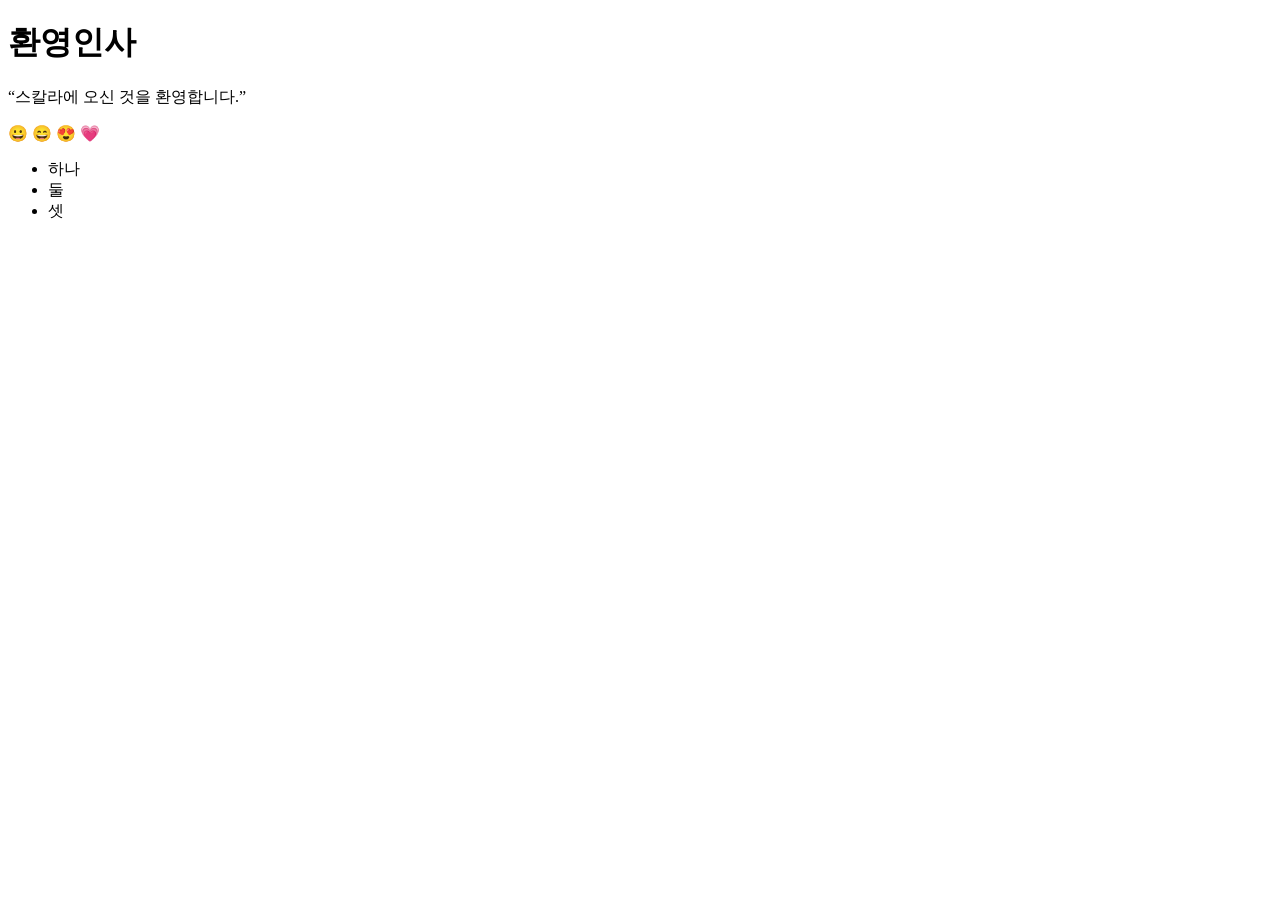
<file: index.html>
<!DOCTYPE html>
<html lang="en">
<head>
    <meta charset="UTF-8">
    <meta name="viewport" content="width=device-width, initial-scale=1.0">
    <title>[과제]Project 구성과 index.html 생성</title>
</head>
<body>
    <h1>환영인사</h1>
    <p>“스칼라에 오신 것을 환영합니다.”</p>
    <p>&#128512; &#128516; &#128525; &#128151;</p>
    <ul>
        <li>하나</li>
        <li>둘</li>
        <li>셋</li>
    </ul>
</body>
</html>
</file>
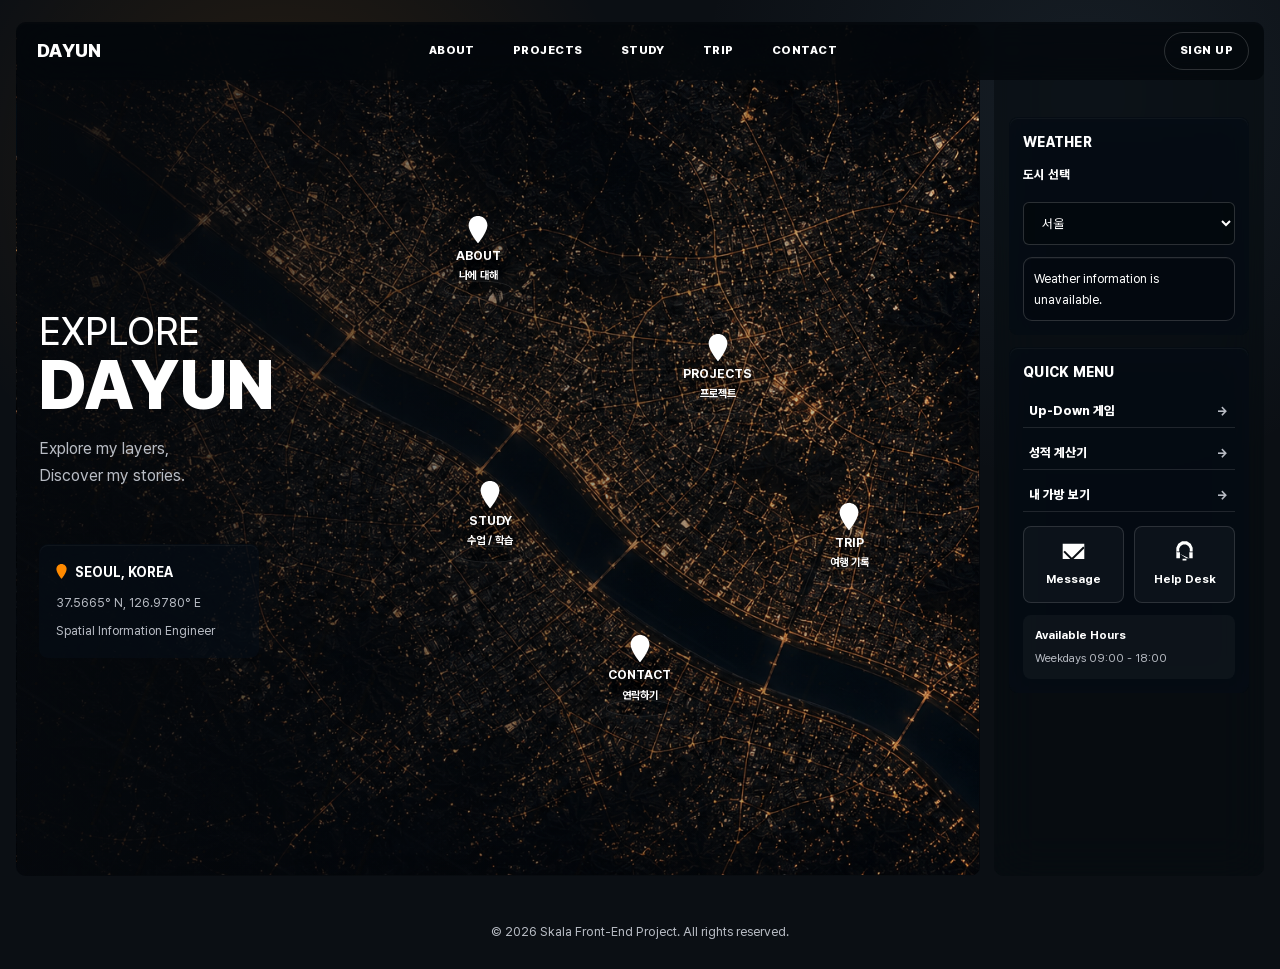
<file: html/index.html>
<!DOCTYPE html>
<html lang="ko">
<head>
    <meta charset="UTF-8">
    <meta name="viewport" content="width=device-width, initial-scale=1.0">
    <link rel="stylesheet" href="../css/style.css?v=responsive-4step-20260716">
    <script src="../script/upDown.js" defer></script>
    <script src="../script/grade.js" defer></script>
    <script src="../script/bag.js" defer></script>
    <script type="module" src="../script/realtimeInfo.js"></script>
    <script src="../script/navigation.js" defer></script>
    <title>Welcome SKALA | My Portal</title> <!-- 브라우저 타이틀 -->

</head>
<body class="home-page">

    <nav class="site-nav">
        <a href="index.html" class="brand" data-route>DAYUN</a>
        <button type="button" class="menu-toggle" aria-controls="primary-menu" aria-expanded="false">
            <span></span>
            <span></span>
            <span></span>
        </button>
        <div class="nav-center" id="primary-menu">
            <a href="myProfile.html" data-route>ABOUT</a>
            <a href="myHoliday.html" data-route>PROJECTS</a>
            <a href="myClass.html" data-route>STUDY</a>
            <a href="myTrip.html" data-route>TRIP</a>
            <a href="signUp.html" data-route>CONTACT</a>
        </div>
        <a href="signUp.html" class="signup-link" data-route>SIGN UP</a>
    </nav>

    <div class="portal-container explore-layout">
        <main class="explore-hero">
            <section class="hero-copy" aria-label="Explore DAYUN">
                <p class="kicker">EXPLORE</p>
                <h1>DAYUN</h1>
                <p class="welcome-text">Explore my layers,<br>Discover my stories.</p>
                <div class="location-card">
                    <strong>SEOUL, KOREA</strong>
                    <span>37.5665° N, 126.9780° E</span>
                    <small>Spatial Information Engineer</small>
                </div>
            </section>

            <section class="map-stage" aria-label="Navigation map">
                <a href="myProfile.html" class="map-pin pin-about" data-route>
                    <span class="pin-dot"></span>
                    <strong>ABOUT</strong>
                    <small>나에 대해</small>
                </a>
                <a href="myHoliday.html" class="map-pin pin-projects" data-route>
                    <span class="pin-dot"></span>
                    <strong>PROJECTS</strong>
                    <small>프로젝트</small>
                </a>
                <a href="myClass.html" class="map-pin pin-study" data-route>
                    <span class="pin-dot"></span>
                    <strong>STUDY</strong>
                    <small>수업 / 학습</small>
                </a>
                <a href="myTrip.html" class="map-pin pin-trip" data-route>
                    <span class="pin-dot"></span>
                    <strong>TRIP</strong>
                    <small>여행 기록</small>
                </a>
                <a href="signUp.html" class="map-pin pin-contact" data-route>
                    <span class="pin-dot"></span>
                    <strong>CONTACT</strong>
                    <small>연락하기</small>
                </a>
            </section>
        </main>

        <aside class="explore-panel">
            <section class="tool-section">
                <h2>WEATHER</h2>
                <label for="city-select">도시 선택</label>
                <select id="city-select">
                    <option value="seoul">서울</option>
                    <option value="busan">부산</option>
                    <option value="jeju">제주</option>
                    <option value="gwangju">광주</option>
                </select>
                <div id="weather-box" class="mini-box">도시를 선택하면 날씨 정보가 표시됩니다.</div>
            </section>

            <section class="tool-section">
                <h2>QUICK MENU</h2>
                <button type="button" id="startUpDown">Up-Down 게임</button>
                <button type="button" id="startGrade">성적 계산기</button>
                <button type="button" id="showBag">내 가방 보기</button>
                <div id="bag-box" class="mini-box"></div>
                <div class="support-actions">
                    <a href="signUp.html" class="support-link" data-route aria-label="Leave a message">
                        <span class="support-icon mail-icon"></span>
                        <span>Message</span>
                    </a>
                    <a href="#support-hours" class="support-link" aria-label="Customer center hours">
                        <span class="support-icon headset-icon"></span>
                        <span>Help Desk</span>
                    </a>
                </div>
                <div id="support-hours" class="support-hours">
                    <strong>Available Hours</strong>
                    <span>Weekdays 09:00 - 18:00</span>
                </div>
            </section>
        </aside>
    </div>

    <div class="route-overlay" id="routeOverlay" aria-hidden="true">
        <div class="radar">
            <span></span>
        </div>
        <p id="routeStatus">Locating...</p>
        <small>GPS 37.5665° N / 126.9780° E</small>
    </div>

    <!-- 푸터 영역 -->
    <footer>
        <p>© 2026 Skala Front-End Project. All rights reserved.</p>
    </footer>

</body>
</html>
</file>
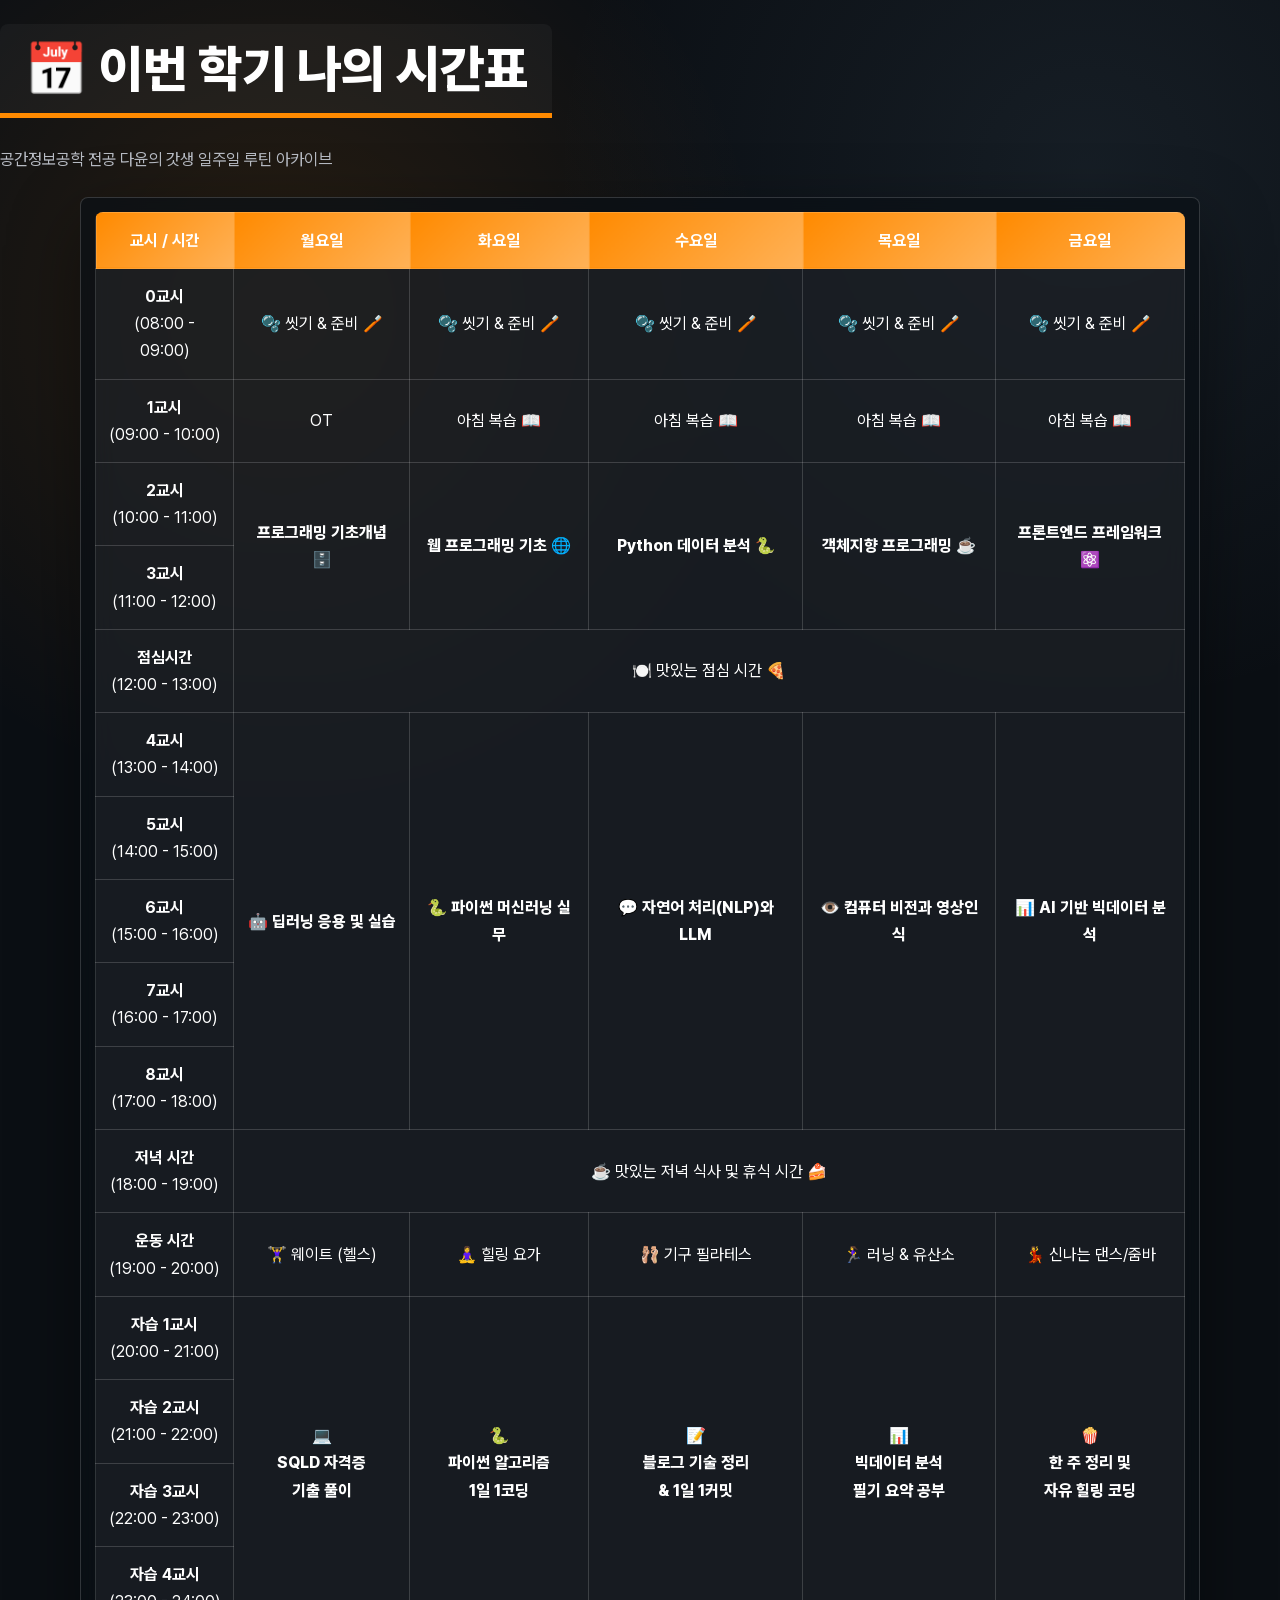
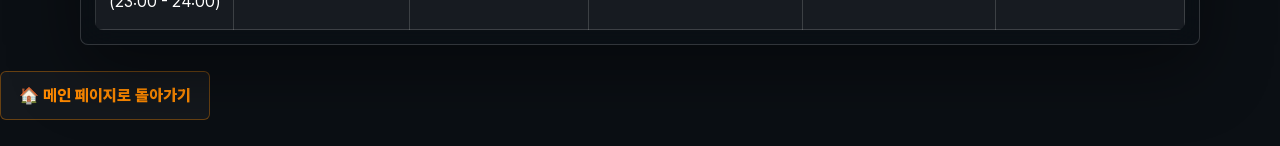
<file: html/myClass.html>
<!DOCTYPE html>
<html lang="ko">
<head>
    <meta charset="UTF-8">
    <meta name="viewport" content="width=device-width, initial-scale=1.0">
    <link rel="stylesheet" href="../css/style.css?v=responsive-4step-20260716">
    <title>이번 학기 시간표</title>
    
</head>
<body>

    <h1>📅 이번 학기 나의 시간표</h1>
    <p class="subtitle">공간정보공학 전공 다윤의 갓생 일주일 루틴 아카이브</p>

    <!-- 테이블 전체를 감싸는 세련된 컨테이너 -->
    <div class="table-container">
        <table>
            <thead>
                <tr>
                    <th>교시 / 시간</th>
                    <th>월요일</th>
                    <th>화요일</th>
                    <th>수요일</th>
                    <th>목요일</th>
                    <th>금요일</th>
                </tr>
            </thead>
            <tbody>
                <!-- 0교시 -->
                <tr>
                    <td class="time-col"><strong>0교시</strong><br>(08:00 - 09:00)</td>
                    <td class="routine-ready">🫧 씻기 & 준비 🪥</td>
                    <td class="routine-ready">🫧 씻기 & 준비 🪥</td>
                    <td class="routine-ready">🫧 씻기 & 준비 🪥</td>
                    <td class="routine-ready">🫧 씻기 & 준비 🪥</td>
                    <td class="routine-ready">🫧 씻기 & 준비 🪥</td>
                </tr>
                <!-- 1교시 -->
                <tr>
                    <td class="time-col"><strong>1교시</strong><br>(09:00 - 10:00)</td>
                    <td class="routine-review">OT</td>
                    <td class="routine-review">아침 복습 📖</td>
                    <td class="routine-review">아침 복습 📖</td>
                    <td class="routine-review">아침 복습 📖</td>
                    <td class="routine-review">아침 복습 📖</td>
                </tr>

                <!-- 2교시 & 3교시 (오전 전공 연강) -->
                <tr>
                    <td class="time-col"><strong>2교시</strong><br>(10:00 - 11:00)</td>
                    <td rowspan="2" class="class-pro">프로그래밍 기초개념 🗄️</td>
                    <td rowspan="2" class="class-web">웹 프로그래밍 기초 🌐</td>
                    <td rowspan="2" class="class-py">Python 데이터 분석 🐍</td>
                    <td rowspan="2" class="class-obj">객체지향 프로그래밍 ☕</td>
                    <td rowspan="2" class="class-front">프론트엔드 프레임워크 ⚛️</td>
                </tr>
                <tr>
                    <td class="time-col"><strong>3교시</strong><br>(11:00 - 12:00)</td>
                    <!-- rowspan="2" 병합으로 요일 칸 생략 -->
                </tr>

                <!-- 점심시간 -->
                <tr>
                    <td class="time-col"><strong>점심시간</strong><br>(12:00 - 13:00)</td>
                    <td colspan="5" class="lunch-break">🍽️ 맛있는 점심 시간 🍕</td>
                </tr>

                <!-- 4교시 ~ 8교시 (오후 AI 연강) -->
                <tr>
                    <td class="time-col"><strong>4교시</strong><br>(13:00 - 14:00)</td>
                    <td rowspan="5" class="ai-class">🤖 딥러닝 응용 및 실습</td>
                    <td rowspan="5" class="ai-class">🐍 파이썬 머신러닝 실무</td>
                    <td rowspan="5" class="ai-class">💬 자연어 처리(NLP)와 LLM</td>
                    <td rowspan="5" class="ai-class">👁️ 컴퓨터 비전과 영상인식</td>
                    <td rowspan="5" class="ai-class">📊 AI 기반 빅데이터 분석</td>
                </tr>
                <tr>
                    <td class="time-col"><strong>5교시</strong><br>(14:00 - 15:00)</td>
                </tr>
                <tr>
                    <td class="time-col"><strong>6교시</strong><br>(15:00 - 16:00)</td>
                </tr>
                <tr>
                    <td class="time-col"><strong>7교시</strong><br>(16:00 - 17:00)</td>
                </tr>
                <tr>
                    <td class="time-col"><strong>8교시</strong><br>(17:00 - 18:00)</td>
                </tr>

                <!-- 저녁 시간 -->
                <tr>
                    <td class="time-col"><strong>저녁 시간</strong><br>(18:00 - 19:00)</td>
                    <td colspan="5" class="dinner-break">☕ 맛있는 저녁 식사 및 휴식 시간 🍰</td>
                </tr>

                <!-- 운동 시간 -->
                <tr>
                    <td class="time-col"><strong>운동 시간</strong><br>(19:00 - 20:00)</td>
                    <td class="sport-1">🏋️‍♀️ 웨이트 (헬스)</td>
                    <td class="sport-2">🧘‍♀️ 힐링 요가</td>
                    <td class="sport-3">🩰 기구 필라테스</td>
                    <td class="sport-4">🏃‍♀️ 러닝 & 유산소</td>
                    <td class="sport-5">💃 신나는 댄스/줌바</td>
                </tr>

                <!-- 야간 자습 시간 -->
                <tr>
                    <td class="time-col"><strong>자습 1교시</strong><br>(20:00 - 21:00)</td>
                    <td rowspan="4" class="study-night">💻<br>SQLD 자격증<br>기출 풀이</td>
                    <td rowspan="4" class="study-night">🐍<br>파이썬 알고리즘<br>1일 1코딩</td>
                    <td rowspan="4" class="study-night">📝<br>블로그 기술 정리<br>& 1일 1커밋</td>
                    <td rowspan="4" class="study-night">📊<br>빅데이터 분석<br>필기 요약 공부</td>
                    <td rowspan="4" class="study-night">🍿<br>한 주 정리 및<br>자유 힐링 코딩</td>
                </tr>
                <tr>
                    <td class="time-col"><strong>자습 2교시</strong><br>(21:00 - 22:00)</td>
                </tr>
                <tr>
                    <td class="time-col"><strong>자습 3교시</strong><br>(22:00 - 23:00)</td>
                </tr>
                <tr>
                    <td class="time-col"><strong>자습 4교시</strong><br>(23:00 - 24:00)</td>
                </tr>
            </tbody>
        </table>
    </div>

    <!-- 메인 페이지로 쉽게 돌아갈 수 있는 링크 추가 -->
    <a href="index.html" class="back-btn">🏠 메인 페이지로 돌아가기</a>

</body>
</html>
</file>
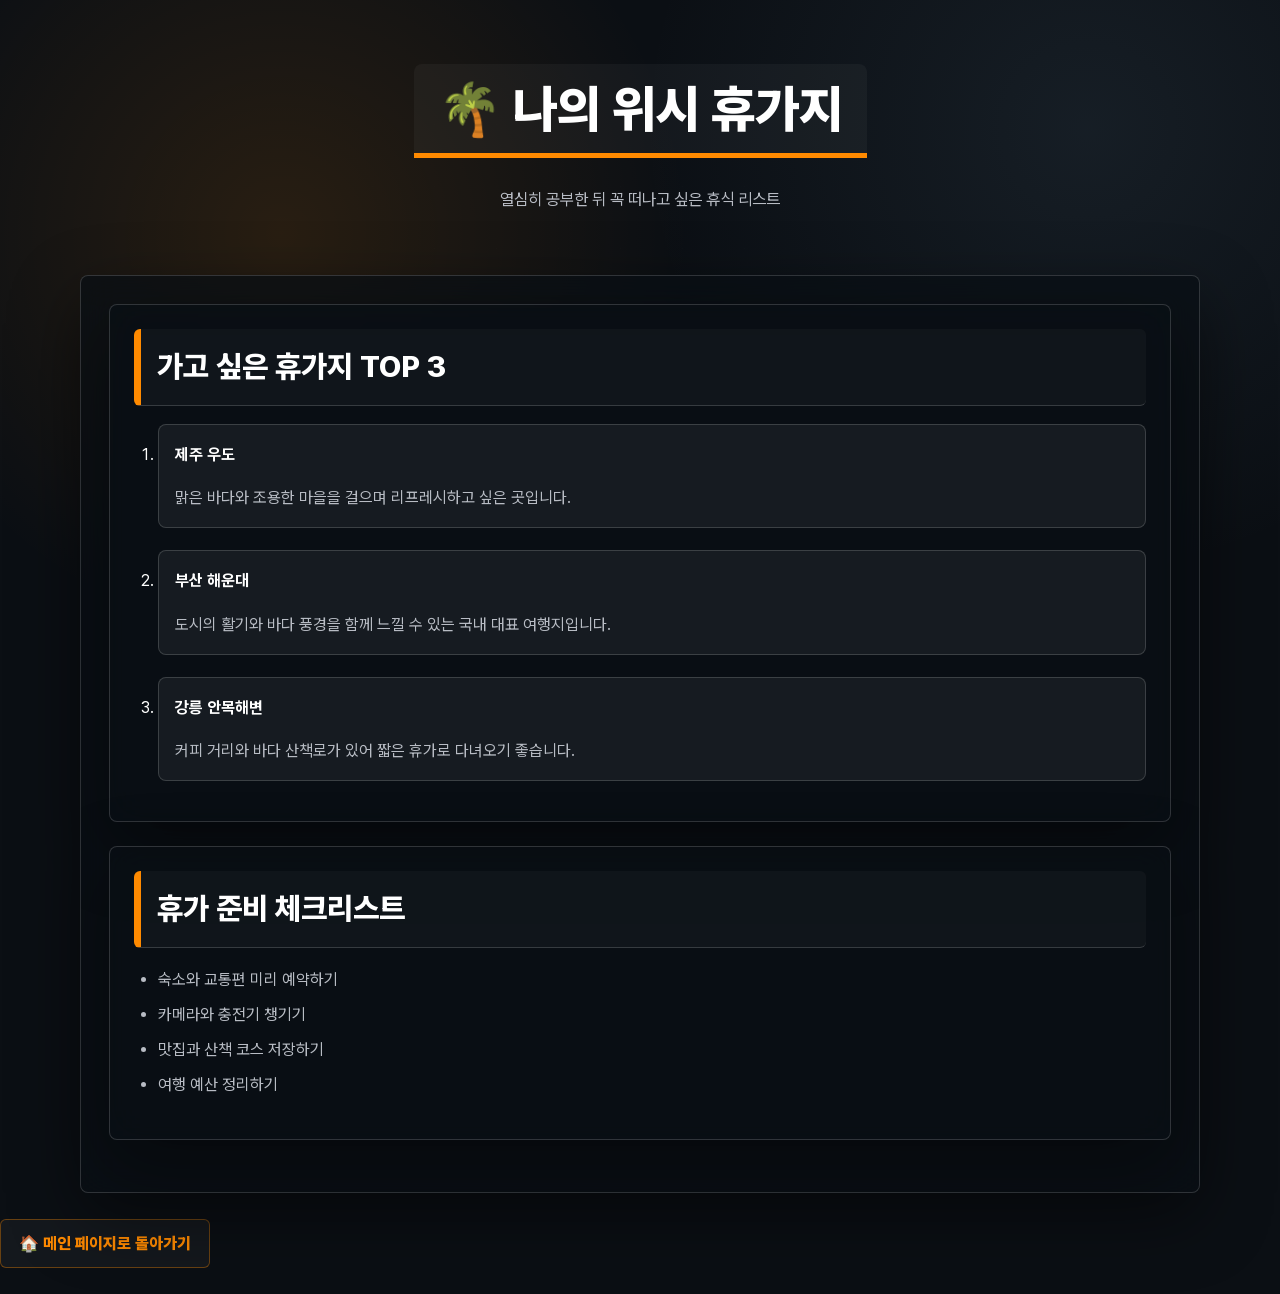
<file: html/myHoliday.html>
<!DOCTYPE html>
<html lang="ko">
<head>
    <meta charset="UTF-8">
    <meta name="viewport" content="width=device-width, initial-scale=1.0">
    <link rel="stylesheet" href="../css/style.css?v=responsive-4step-20260716">
    <title>위시 휴가지</title>
</head>
<body>

    <header>
        <h1>🌴 나의 위시 휴가지</h1>
        <p>열심히 공부한 뒤 꼭 떠나고 싶은 휴식 리스트</p>
    </header>

    <main>
        <section>
            <h2>가고 싶은 휴가지 TOP 3</h2>
            <ol class="holiday-list">
                <li>
                    <strong>제주 우도</strong>
                    <p>맑은 바다와 조용한 마을을 걸으며 리프레시하고 싶은 곳입니다.</p>
                </li>
                <li>
                    <strong>부산 해운대</strong>
                    <p>도시의 활기와 바다 풍경을 함께 느낄 수 있는 국내 대표 여행지입니다.</p>
                </li>
                <li>
                    <strong>강릉 안목해변</strong>
                    <p>커피 거리와 바다 산책로가 있어 짧은 휴가로 다녀오기 좋습니다.</p>
                </li>
            </ol>
        </section>

        <section>
            <h2>휴가 준비 체크리스트</h2>
            <ul class="info-list">
                <li>숙소와 교통편 미리 예약하기</li>
                <li>카메라와 충전기 챙기기</li>
                <li>맛집과 산책 코스 저장하기</li>
                <li>여행 예산 정리하기</li>
            </ul>
        </section>
    </main>

    <a href="index.html" class="back-btn">🏠 메인 페이지로 돌아가기</a>

</body>
</html>
</file>
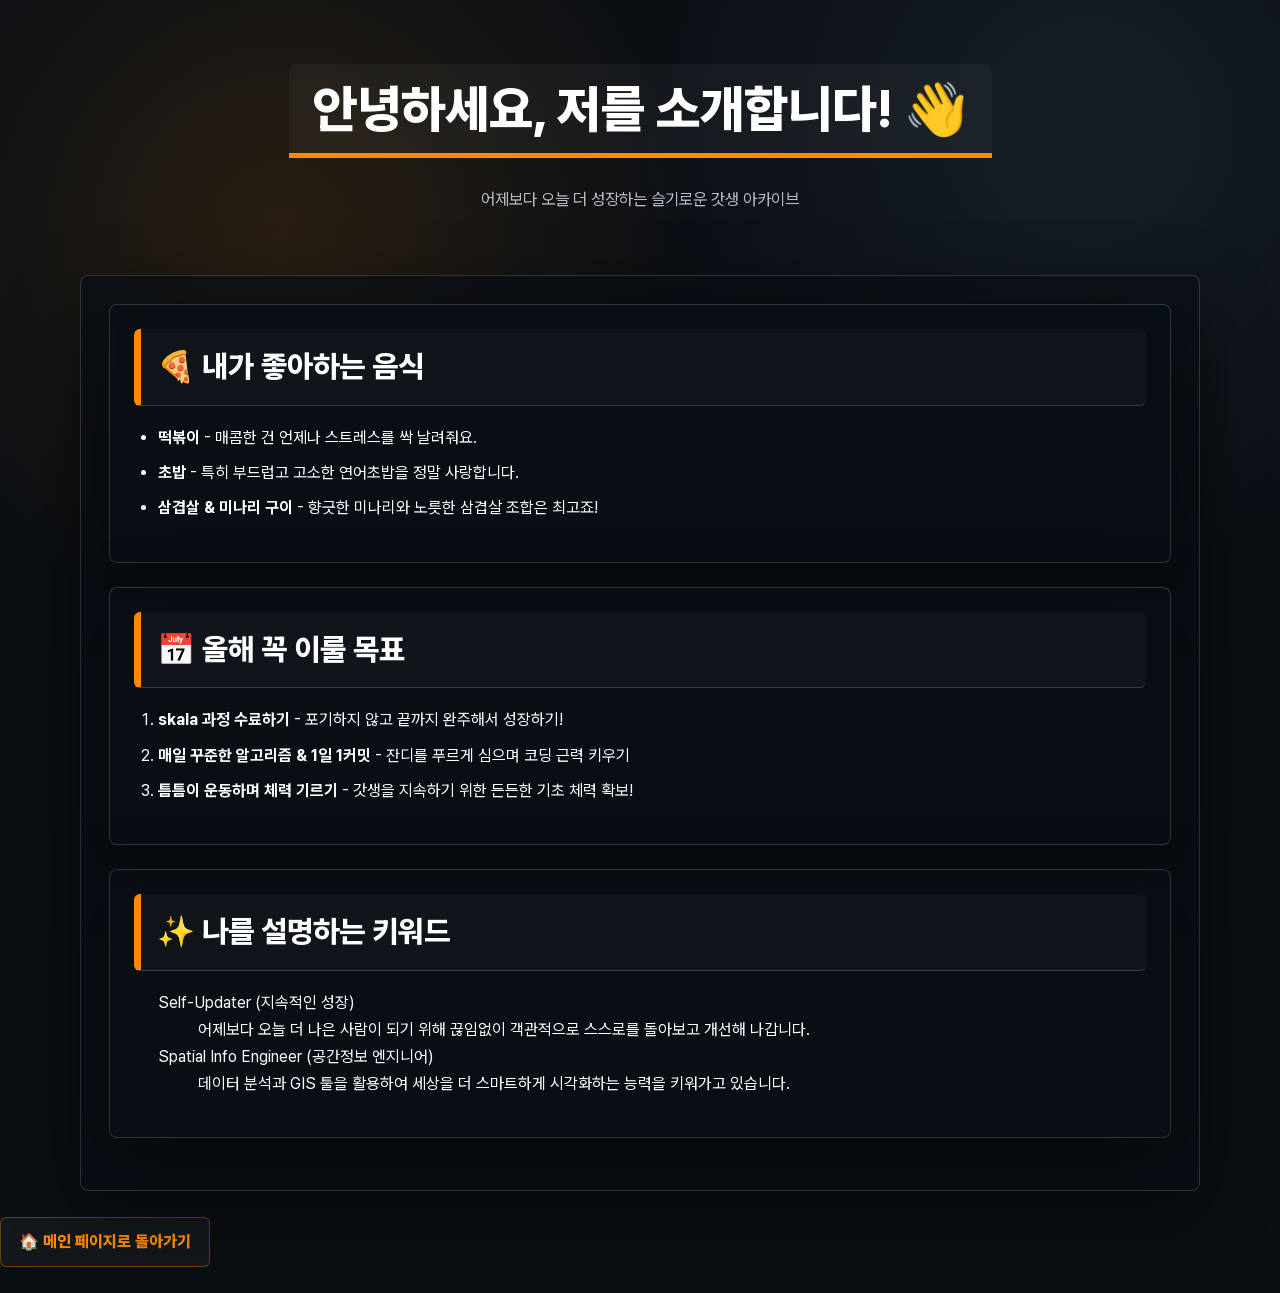
<file: html/myProfile.html>
<!DOCTYPE html>
<html lang="ko">
<head>
    <meta charset="UTF-8">
    <meta name="viewport" content="width=device-width, initial-scale=1.0">
    <link rel="stylesheet" href="../css/style.css?v=responsive-4step-20260716">
    <title>나의 소개</title>

    
</head>
<body>

    <!-- 상단 멋진 헤더 영역 -->
    <header>
        <h1>안녕하세요, 저를 소개합니다! 👋</h1>
        <p>어제보다 오늘 더 성장하는 슬기로운 갓생 아카이브</p>
    </header>

    <main>
        <!-- 1. 좋아하는 음식 -->
        <section>
            <h2>🍕 내가 좋아하는 음식</h2>
            <ul>
                <li><strong>떡볶이</strong> - 매콤한 건 언제나 스트레스를 싹 날려줘요.</li>
                <li><strong>초밥</strong> - 특히 부드럽고 고소한 연어초밥을 정말 사랑합니다.</li>
                <li><strong>삼겹살 & 미나리 구이</strong> - 향긋한 미나리와 노릇한 삼겹살 조합은 최고죠!</li>
            </ul>
        </section>

        <!-- 2. 올해 할 일 (우선순위가 있는 ol) -->
        <section>
            <h2>📅 올해 꼭 이룰 목표</h2>
            <ol>
                <li><strong>skala 과정 수료하기</strong> - 포기하지 않고 끝까지 완주해서 성장하기!</li>
                <li><strong>매일 꾸준한 알고리즘 & 1일 1커밋</strong> - 잔디를 푸르게 심으며 코딩 근력 키우기</li>
                <li><strong>틈틈이 운동하며 체력 기르기</strong> - 갓생을 지속하기 위한 든든한 기초 체력 확보!</li>
            </ol>
        </section>

        <!-- 3. 나를 설명하는 단어들 (정의 목록 dl) -->
        <section>
            <h2>✨ 나를 설명하는 키워드</h2>
            <dl>
                <div>
                    <dt>Self-Updater (지속적인 성장)</dt>
                    <dd>어제보다 오늘 더 나은 사람이 되기 위해 끊임없이 객관적으로 스스로를 돌아보고 개선해 나갑니다.</dd>
                </div>
                <div>
                    <dt>Spatial Info Engineer (공간정보 엔지니어)</dt>
                    <dd>데이터 분석과 GIS 툴을 활용하여 세상을 더 스마트하게 시각화하는 능력을 키워가고 있습니다.</dd>
                </div>
            </dl>
        </section>
    </main>

    <!-- 메인 페이지로 쉽게 돌아갈 수 있는 링크 -->
    <a href="index.html" class="back-btn">🏠 메인 페이지로 돌아가기</a>

</body>
</html>
</file>
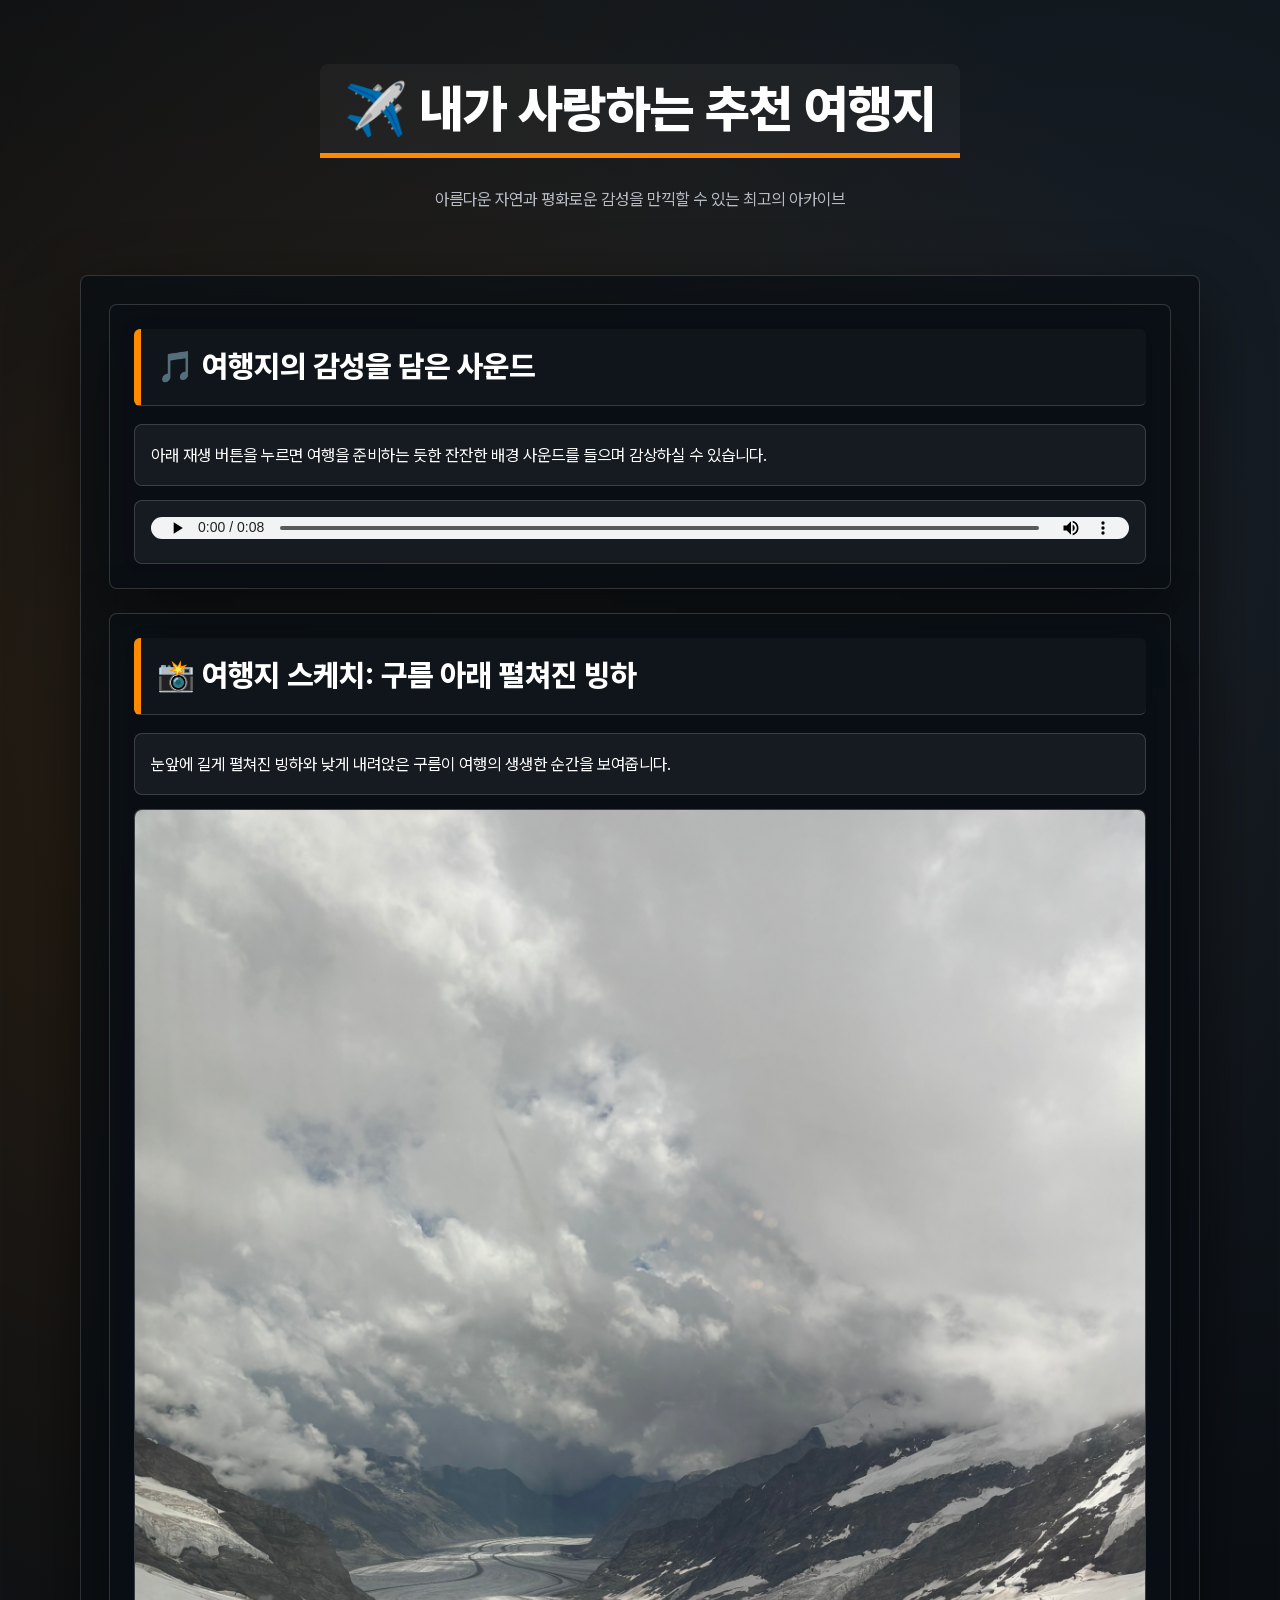
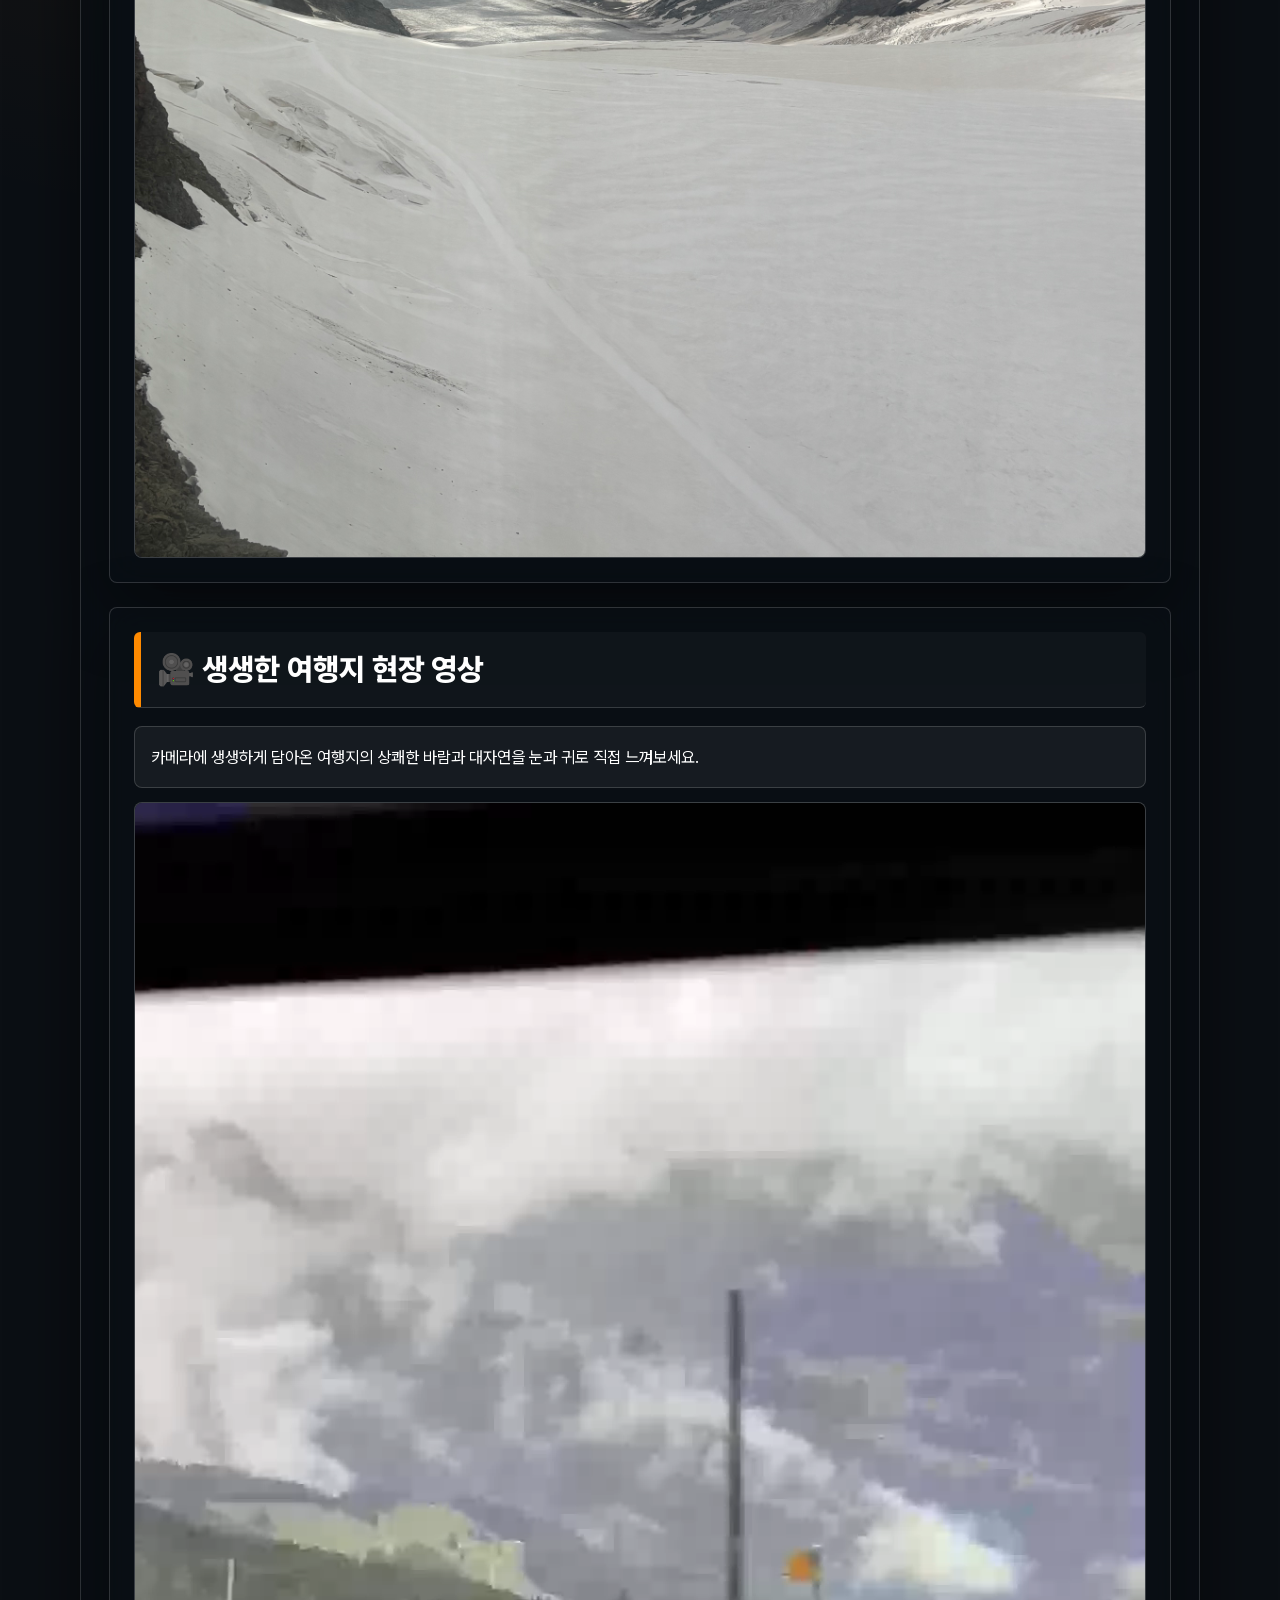
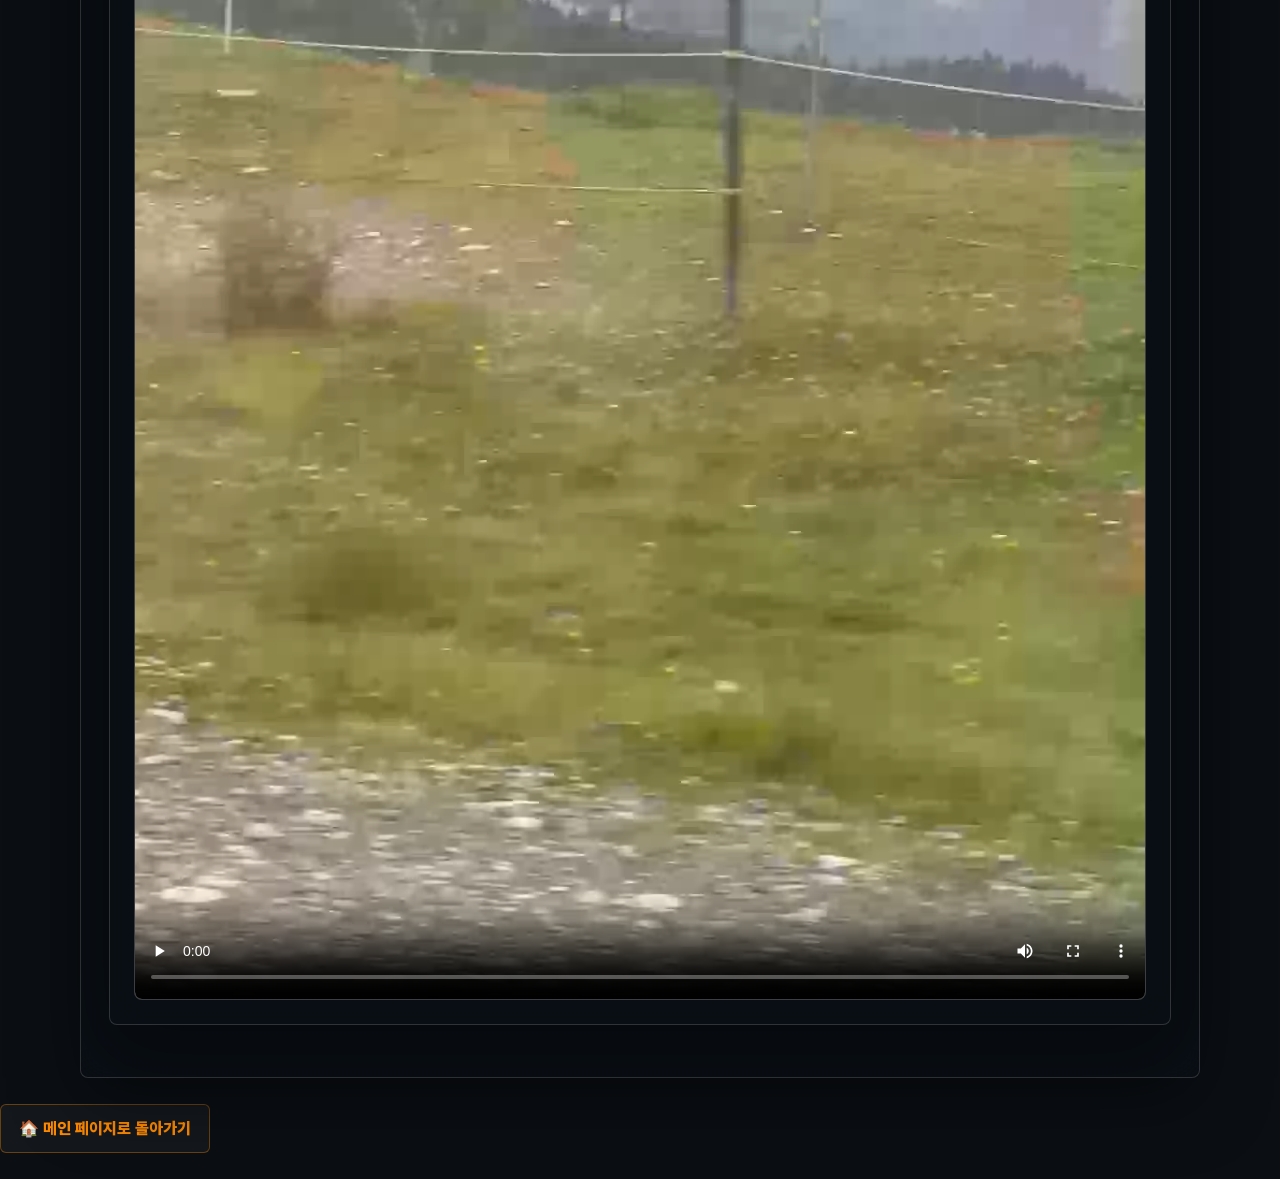
<file: html/myTrip.html>
<!DOCTYPE html>
<html lang="ko">
<head>
    <meta charset="UTF-8">
    <meta name="viewport" content="width=device-width, initial-scale=1.0">
    <link rel="stylesheet" href="../css/style.css?v=responsive-4step-20260716">
    <title>나의 추천 여행지</title>

</head>
<body>

    <!-- 상단 타이틀 배너 -->
    <header>
        <h1>✈️ 내가 사랑하는 추천 여행지</h1>
        <p>아름다운 자연과 평화로운 감성을 만끽할 수 있는 최고의 아카이브</p>
    </header>

    <main>
        <!-- 1. 배경 음악 / 오디오 섹션 -->
        <section>
            <h2>🎵 여행지의 감성을 담은 사운드</h2>
            <p class="section-desc trip-card">아래 재생 버튼을 누르면 여행을 준비하는 듯한 잔잔한 배경 사운드를 들으며 감상하실 수 있습니다.</p>
            <div class="media-wrapper">
                <audio controls>
                    <source src="media/trip-ambient.wav" type="audio/wav">
                    브라우저가 오디오 태그를 지원하지 않습니다.
                </audio>
            </div>
        </section>

        <!-- 2. 여행지 소개 및 이미지 섹션 -->
        <section>
            <h2>📸 여행지 스케치: 구름 아래 펼쳐진 빙하</h2>
            <p class="section-desc trip-card">눈앞에 길게 펼쳐진 빙하와 낮게 내려앉은 구름이 여행의 생생한 순간을 보여줍니다.</p>
            <div class="media-wrapper">
                <img src="media/trip-glacier.jpeg" alt="구름 아래로 펼쳐진 빙하와 눈 덮인 산맥 풍경">
            </div>
        </section>

        <!-- 3. 여행지 동영상 섹션 -->
        <section>
            <h2>🎥 생생한 여행지 현장 영상</h2>
            <p class="section-desc trip-card">카메라에 생생하게 담아온 여행지의 상쾌한 바람과 대자연을 눈과 귀로 직접 느껴보세요.</p>
            <div class="media-wrapper">
                <video controls preload="metadata" playsinline>
                    <source src="media/trip-glacier.webm" type="video/webm">
                    <source src="media/trip-glacier.mp4" type="video/mp4">
                    <source src="media/trip-glacier.mov" type="video/quicktime">
                    브라우저가 비디오 태그를 지원하지 않습니다.
                </video>
            </div>
        </section>
    </main>

    <!-- 메인 페이지로 복귀 링크 -->
    <a href="index.html" class="back-btn">🏠 메인 페이지로 돌아가기</a>

</body>
</html>
</file>
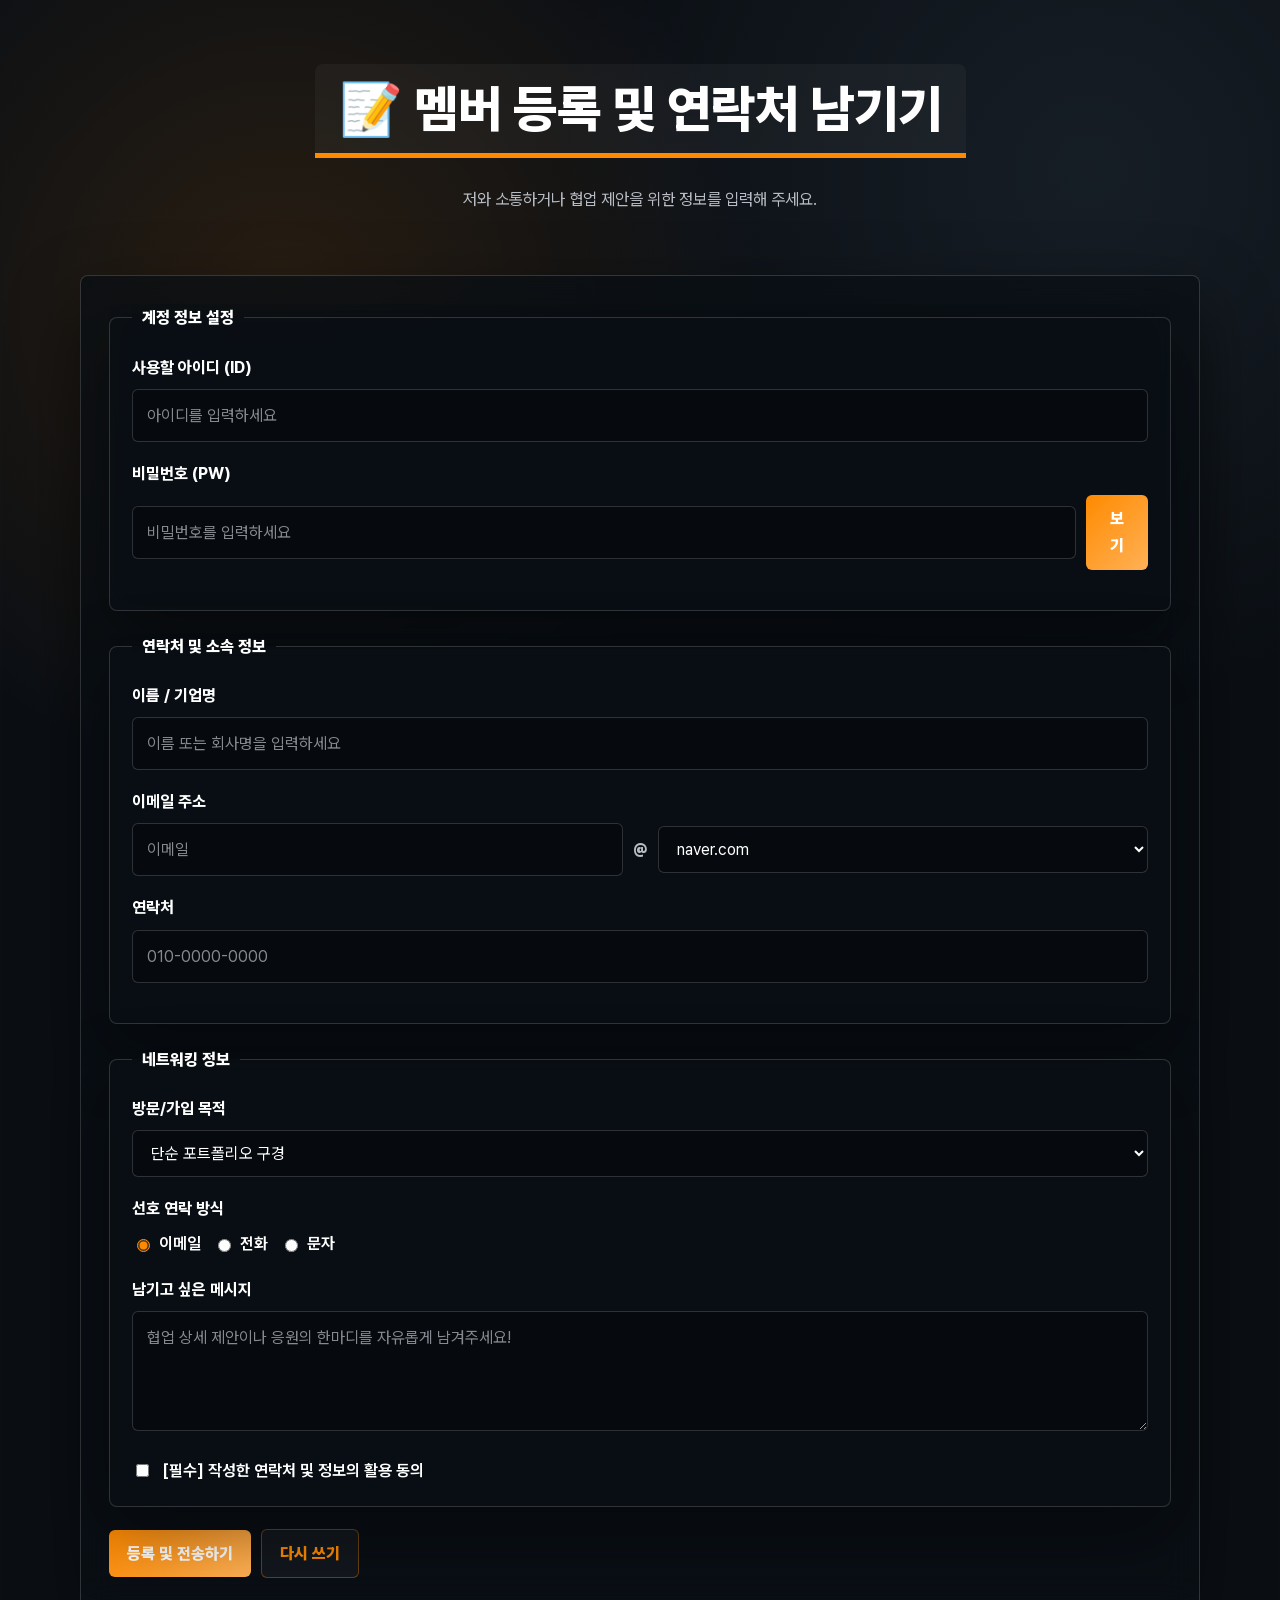
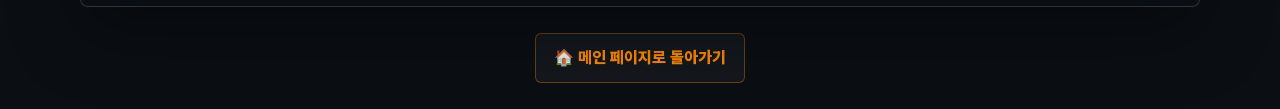
<file: html/signUp.html>
<!DOCTYPE html>
<html lang="ko">
<head>
    <meta charset="UTF-8">
    <meta name="viewport" content="width=device-width, initial-scale=1.0">
    <link rel="stylesheet" href="../css/style.css?v=responsive-4step-20260716">
    <script src="../script/form.js" defer></script>
    <title>네트워킹 등록</title>

   
</head>
<body>

    <header>
        <h1>📝 멤버 등록 및 연락처 남기기</h1>
        <p>저와 소통하거나 협업 제안을 위한 정보를 입력해 주세요.</p>
    </header>

    <form id="signupForm" action="signUpResult.html" method="get">
        
        <!-- 1. 계정 정보 설정 -->
        <fieldset>
            <legend>계정 정보 설정</legend>
            
            <div class="form-group">
                <label for="userId">사용할 아이디 (ID)</label>
                <input type="text" id="userId" name="userId" placeholder="아이디를 입력하세요" required>
            </div>
            
            <div class="form-group">
                <label for="userPw">비밀번호 (PW)</label>
                <div class="pw-container">
                    <input type="password" id="userPw" name="userPw" placeholder="비밀번호를 입력하세요" required>
                    <button type="button" class="pw-toggle" id="passwordToggle">보기</button>
                </div>
            </div>
        </fieldset>

        <!-- 2. 인적 사항 및 연락처 -->
        <fieldset>
            <legend>연락처 및 소속 정보</legend>
            
            <div class="form-group">
                <label for="userName">이름 / 기업명</label>
                <input type="text" id="userName" name="userName" placeholder="이름 또는 회사명을 입력하세요" required>
            </div>
            
            <!-- 이메일 분할 입력 및 도메인 선택 기능 -->
            <div class="form-group">
                <label>이메일 주소</label>
                <div class="email-container">
                    <input type="text" id="emailId" placeholder="이메일" required>
                    <span class="email-at">@</span>
                    <select id="emailDomain">
                        <option value="naver.com">naver.com</option>
                        <option value="gmail.com">gmail.com</option>
                        <option value="daum.net">daum.net</option>
                        <option value="custom">직접 입력</option>
                    </select>
                </div>
                <input type="text" id="customDomain" placeholder="도메인을 직접 입력하세요 (예: outlook.com)">
                <input type="hidden" id="userEmail" name="userEmail">
            </div>

            <div class="form-group">
                <label for="userPhone">연락처</label>
                <input type="tel" id="userPhone" name="userPhone" placeholder="010-0000-0000" required>
            </div>
        </fieldset>

        <!-- 3. 소통 목적 및 인사말 -->
        <fieldset>
            <legend>네트워킹 정보</legend>
            
            <div class="form-group">
                <label for="birthRoute">방문/가입 목적</label>
                <select id="birthRoute" name="birthRoute">
                    <option value="recommend">단순 포트폴리오 구경</option>
                    <option value="sns">프로젝트 협업 제안</option>
                    <option value="search">채용 및 면접 제안</option>
                    <option value="etc">기타 친목 및 네트워킹</option>
                </select>
            </div>

            <div class="form-group">
                <span class="form-label">선호 연락 방식</span>
                <div class="choice-group">
                    <label><input type="radio" name="contactMethod" value="이메일" checked> 이메일</label>
                    <label><input type="radio" name="contactMethod" value="전화"> 전화</label>
                    <label><input type="radio" name="contactMethod" value="문자"> 문자</label>
                </div>
            </div>

            <div class="form-group">
                <label for="intro">남기고 싶은 메시지</label>
                <textarea id="intro" name="intro" placeholder="협업 상세 제안이나 응원의 한마디를 자유롭게 남겨주세요!"></textarea>
            </div>

            <div class="agreement-group">
                <input type="checkbox" id="agree" required>
                <label for="agree">[필수] 작성한 연락처 및 정보의 활용 동의</label>
            </div>
        </fieldset>

        <!-- 4. 전송 및 초기화 버튼 구역 -->
        <div class="btn-group">
            <input type="submit" value="등록 및 전송하기">
            <input type="reset" value="다시 쓰기">
        </div>

    </form>

    <div class="back-link">
        <a href="index.html">🏠 메인 페이지로 돌아가기</a>
    </div>

</body>
</html>
</file>
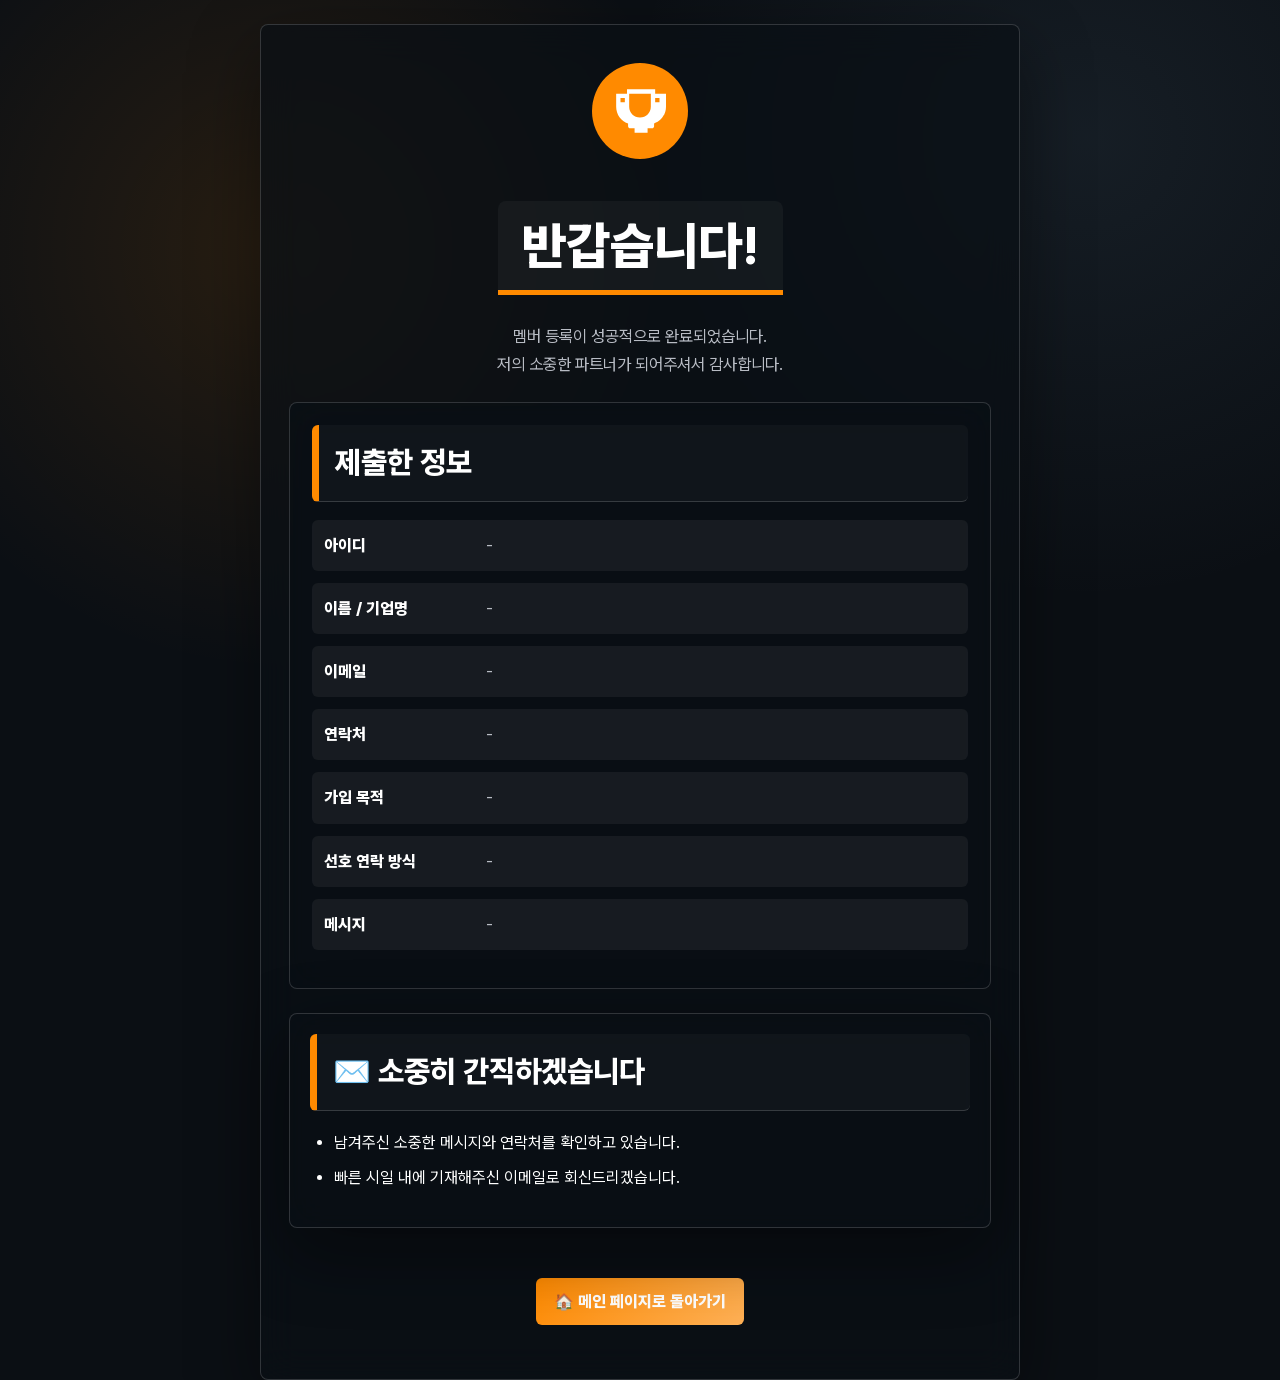
<file: html/signUpResult.html>
<!DOCTYPE html>
<html lang="ko">
<head>
    <meta charset="UTF-8">
    <meta name="viewport" content="width=device-width, initial-scale=1.0">
    <link rel="stylesheet" href="../css/style.css?v=responsive-4step-20260716">
    <script src="../script/form.js" defer></script>
    <title>등록 완료</title>
    
</head>
<body>

    <div class="container">
        <!-- 뱃지 형태의 세련된 체크&스타 그래픽과 주변 장식 -->
        <div class="icon-wrapper">
            <div class="sparkle sparkle-1"></div>
            <div class="sparkle sparkle-2"></div>
            <div class="sparkle sparkle-3"></div>
            <!-- 트로피 모양의 SVG 그래픽으로 더 고오급 축하 느낌 전달 -->
            <svg viewBox="0 0 24 24">
                <path d="M18 2H6v2H1v6c0 3.61 2.31 6.67 5.5 7.72V19c0 .55.45 1 1 1h2v2h6v-2h2c.55 0 1-.45 1-1v-1.28c3.19-1.05 5.5-4.11 5.5-7.72V4h-5V2zm-1 8c0 2.76-2.24 5-5 5s-5-2.24-5-5V4h10v6zm4-2h-2V6h2v2zM3 8V6h2v2H3z"/>
            </svg>
        </div>
        
        <h1>반갑습니다!</h1>
        <p class="welcome-msg">
            멤버 등록이 성공적으로 완료되었습니다.<br>
            저의 소중한 파트너가 되어주셔서 감사합니다.
        </p>

        <div class="result-card">
            <h2>제출한 정보</h2>
            <dl class="result-list">
                <div>
                    <dt>아이디</dt>
                    <dd id="resultUserId">-</dd>
                </div>
                <div>
                    <dt>이름 / 기업명</dt>
                    <dd id="resultUserName">-</dd>
                </div>
                <div>
                    <dt>이메일</dt>
                    <dd id="resultUserEmail">-</dd>
                </div>
                <div>
                    <dt>연락처</dt>
                    <dd id="resultUserPhone">-</dd>
                </div>
                <div>
                    <dt>가입 목적</dt>
                    <dd id="resultBirthRoute">-</dd>
                </div>
                <div>
                    <dt>선호 연락 방식</dt>
                    <dd id="resultContactMethod">-</dd>
                </div>
                <div>
                    <dt>메시지</dt>
                    <dd id="resultIntro">-</dd>
                </div>
            </dl>
        </div>

        <!-- 다크 테마용 안내 카드 -->
        <div class="info-box">
            <h2>
                <span>✉️</span> 소중히 간직하겠습니다
            </h2>
            <ul>
                <li>남겨주신 소중한 메시지와 연락처를 확인하고 있습니다.</li>
                <li>빠른 시일 내에 기재해주신 이메일로 회신드리겠습니다.</li>
            </ul>
        </div>
        
        <!-- 이동 버튼 -->
        <a href="index.html" class="btn-home">
            🏠 메인 페이지로 돌아가기
        </a>
    </div>

</body>
</html>
</file>
<file: css/style.css>
@import url("../html/font/pretendard.css");

:root {
    --sk-red: #ea002c;
    --sk-orange: #ff7a00;
    --sk-deep: #2b1b1f;
    --sk-ink: #1f2937;
    --sk-muted: #64748b;
    --sk-bg: #f7f8fb;
    --sk-panel: #ffffff;
    --sk-line: #e5e7eb;
    --sk-soft-red: #fff1f3;
    --sk-soft-orange: #fff7ed;
    --shadow: 0 16px 35px rgba(31, 41, 55, 0.10);
}

/* Explore DAYUN theme */
:root {
    --bg: #0B0F14;
    --text: #FFFFFF;
    --muted: #B8BCC4;
    --accent: #FF8A00;
    --panel: rgba(10, 16, 22, 0.72);
    --line: rgba(255, 255, 255, 0.16);
    --soft-line: rgba(255, 255, 255, 0.08);
    --sk-red: #FF8A00;
    --sk-orange: #FF8A00;
    --sk-deep: #FFFFFF;
    --sk-ink: #FFFFFF;
    --sk-muted: #B8BCC4;
    --sk-bg: #0B0F14;
    --sk-panel: rgba(10, 16, 22, 0.82);
    --sk-line: rgba(255, 255, 255, 0.14);
    --sk-soft-red: rgba(255, 138, 0, 0.12);
    --sk-soft-orange: rgba(255, 138, 0, 0.08);
    --shadow: 0 24px 70px rgba(0, 0, 0, 0.42);
}

body {
    min-height: 100vh;
    color: var(--text);
    background:
        radial-gradient(circle at 22% 18%, rgba(255, 138, 0, 0.12), transparent 28%),
        radial-gradient(circle at 85% 10%, rgba(120, 160, 190, 0.10), transparent 28%),
        var(--bg);
}

body::before {
    content: "";
    position: fixed;
    inset: 0;
    z-index: -1;
    pointer-events: none;
    opacity: 0.32;
    background-image:
        linear-gradient(rgba(255, 255, 255, 0.035) 1px, transparent 1px),
        linear-gradient(90deg, rgba(255, 255, 255, 0.035) 1px, transparent 1px);
    background-size: 62px 62px;
    mask-image: radial-gradient(circle at center, black, transparent 78%);
}

header p,
.subtitle,
.section-desc,
.welcome-text,
.welcome-msg,
.profile-job,
.info-list,
.holiday-list p,
.shortcut-card p {
    color: var(--muted);
}

h1,
h2,
h3,
h4,
label,
.form-label,
legend {
    color: var(--text);
}

h1 {
    border-bottom-color: var(--accent);
    background: rgba(255, 255, 255, 0.04);
}

h2 {
    border-left-color: var(--accent);
    border-bottom-color: var(--line);
    background: rgba(255, 255, 255, 0.03);
}

a,
a:hover,
a:focus-visible {
    color: var(--accent);
}

main,
section,
form,
.card,
.container,
.table-container,
fieldset,
.info-box,
.result-card {
    color: var(--text);
    border-color: var(--line);
    background: var(--panel);
    backdrop-filter: blur(18px);
}

input[type="text"],
input[type="password"],
input[type="tel"],
select,
textarea {
    color: var(--text);
    border-color: var(--line);
    background: rgba(0, 0, 0, 0.28);
}

input::placeholder,
textarea::placeholder {
    color: rgba(184, 188, 196, 0.72);
}

input:focus,
select:focus,
textarea:focus,
a:focus-visible,
button:focus-visible {
    outline: 3px solid rgba(255, 138, 0, 0.26);
    border-color: var(--accent);
}

td,
.time-col,
.routine-ready,
.routine-review,
.lunch-break,
.dinner-break,
.sport-1,
.sport-2,
.sport-3,
.sport-4,
.sport-5,
.class-pro,
.class-web,
.class-py,
.class-obj,
.class-front,
.ai-class,
.study-night,
.result-list div,
.media-wrapper,
.trip-card,
.holiday-list li,
.mini-box {
    color: var(--text);
    border-color: var(--line);
    background: rgba(255, 255, 255, 0.055);
}

th,
.pw-toggle,
input[type="submit"],
.btn-home,
.tool-section button {
    background: linear-gradient(135deg, var(--accent), #ffb156);
}

input[type="reset"],
.back-btn,
.back-link a {
    color: var(--accent);
    border-color: rgba(255, 138, 0, 0.36);
    background: rgba(255, 255, 255, 0.04);
}

.home-page {
    overflow-x: hidden;
}

.home-page header {
    display: none;
}

.site-nav {
    position: fixed;
    top: 22px;
    left: 50%;
    z-index: 30;
    display: grid;
    grid-template-columns: auto 1fr auto;
    align-items: center;
    width: min(1200px, calc(100% - 32px));
    min-height: 64px;
    padding: 0 18px 0 24px;
    border: 1px solid var(--line);
    border-radius: 14px;
    background: rgba(5, 9, 13, 0.76);
    box-shadow: 0 18px 60px rgba(0, 0, 0, 0.38);
    backdrop-filter: blur(20px);
    transform: translateX(-50%);
}

.brand {
    color: var(--text);
    font-size: 1.35rem;
    font-weight: 850;
    letter-spacing: 0.02em;
}

.nav-center {
    display: flex;
    justify-content: center;
    gap: clamp(18px, 4vw, 48px);
}

.nav-center a,
.signup-link {
    color: var(--text);
    font-size: 0.82rem;
    font-weight: 850;
    letter-spacing: 0.04em;
}

.signup-link {
    padding: 10px 18px;
    border: 1px solid var(--line);
    border-radius: 999px;
}

.brand:hover,
.brand:focus-visible,
.nav-center a:hover,
.nav-center a:focus-visible,
.signup-link:hover,
.signup-link:focus-visible {
    color: var(--accent);
    text-decoration: none;
}

.explore-layout {
    width: min(1200px, calc(100% - 32px));
    min-height: calc(100vh - 48px);
    margin-top: 24px;
    display: grid;
    grid-template-columns: minmax(0, 1fr) 280px;
    gap: 18px;
    align-items: stretch;
}

.explore-hero {
    position: relative;
    display: grid;
    grid-template-columns: minmax(260px, 0.72fr) minmax(420px, 1fr);
    gap: 20px;
    min-height: 760px;
    margin-top: 0;
    padding: 112px 28px 28px;
    overflow: hidden;
    border: 1px solid var(--line);
    border-radius: 16px;
    background:
        linear-gradient(90deg, rgba(11, 15, 20, 0.98) 0%, rgba(11, 15, 20, 0.72) 42%, rgba(11, 15, 20, 0.18) 100%),
        radial-gradient(circle at 70% 52%, rgba(255, 138, 0, 0.28), transparent 18%),
        radial-gradient(circle at 58% 34%, rgba(255, 255, 255, 0.16), transparent 2px),
        radial-gradient(circle at 64% 58%, rgba(255, 255, 255, 0.14), transparent 2px),
        radial-gradient(circle at 82% 44%, rgba(255, 255, 255, 0.12), transparent 2px),
        linear-gradient(28deg, transparent 47%, rgba(255, 138, 0, 0.18) 48%, transparent 49%),
        linear-gradient(138deg, transparent 48%, rgba(255, 255, 255, 0.09) 49%, transparent 50%),
        #070b0f;
    box-shadow: var(--shadow);
}

.explore-hero::before {
    content: "";
    position: absolute;
    inset: 0;
    opacity: 0.38;
    background-image:
        linear-gradient(32deg, transparent 0 48%, rgba(255, 255, 255, 0.09) 49%, transparent 51%),
        linear-gradient(112deg, transparent 0 48%, rgba(255, 138, 0, 0.12) 49%, transparent 51%),
        radial-gradient(circle at 68% 52%, rgba(255, 138, 0, 0.18) 0 1px, transparent 2px);
    background-size: 180px 130px, 220px 160px, 28px 28px;
}

.hero-copy,
.map-stage {
    position: relative;
    z-index: 1;
}

.hero-copy {
    align-self: center;
}

.kicker {
    margin: 0 0 4px;
    color: var(--text);
    font-size: clamp(2rem, 4vw, 3.1rem);
    line-height: 1;
}

.hero-copy h1 {
    display: block;
    margin: 0 0 22px;
    padding: 0;
    font-size: clamp(4rem, 9vw, 7.3rem);
    line-height: 0.92;
    border: 0;
    background: transparent;
}

.hero-copy .welcome-text {
    margin-bottom: 76px;
    font-size: 1.2rem;
}

.location-card {
    display: grid;
    gap: 10px;
    width: min(260px, 100%);
    padding: 22px;
    border: 1px solid var(--line);
    border-radius: 10px;
    background: rgba(255, 255, 255, 0.055);
}

.location-card strong::before {
    content: "●";
    margin-right: 8px;
    color: var(--accent);
}

.location-card span,
.location-card small {
    color: var(--muted);
}

.map-stage {
    min-height: 610px;
}

.map-pin {
    position: absolute;
    display: grid;
    justify-items: center;
    gap: 4px;
    color: var(--text);
    text-align: center;
    transform: translate(-50%, -50%);
    transition: color 280ms ease, transform 280ms ease, filter 280ms ease;
}

.map-pin::after {
    content: "";
    width: 78px;
    height: 18px;
    margin-top: -8px;
    border: 1px solid currentColor;
    border-radius: 50%;
    opacity: 0.34;
    transform: scale(0.9);
    transition: transform 280ms ease, opacity 280ms ease;
}

.pin-dot {
    position: relative;
    width: 30px;
    height: 42px;
    border-radius: 50% 50% 50% 0;
    background: currentColor;
    transform: rotate(-45deg);
}

.pin-dot::before {
    content: "";
    position: absolute;
    inset: 10px;
    border-radius: 50%;
    background: var(--bg);
}

.map-pin strong,
.map-pin small {
    color: currentColor;
    text-shadow: 0 2px 16px rgba(0, 0, 0, 0.72);
}

.map-pin small {
    font-size: 0.78rem;
}

.map-pin:hover,
.map-pin:focus-visible,
.map-pin.is-active {
    color: var(--accent);
    text-decoration: none;
    filter: drop-shadow(0 0 18px rgba(255, 138, 0, 0.72));
    transform: translate(-50%, -50%) scale(1.08);
}

.map-pin:hover::after,
.map-pin:focus-visible::after,
.map-pin.is-active::after {
    opacity: 0.82;
    transform: scale(1.22);
    animation: pinRipple 900ms ease-out infinite;
}

.pin-about {
    left: 23%;
    top: 22%;
}

.pin-projects {
    left: 62%;
    top: 36%;
}

.pin-study {
    left: 24%;
    top: 56%;
}

.pin-trip {
    left: 82%;
    top: 58%;
}

.pin-contact {
    left: 48%;
    top: 76%;
}

.explore-panel {
    margin-top: 0;
    padding: 112px 18px 18px;
    border: 1px solid var(--line);
    border-radius: 16px;
    background: rgba(6, 11, 16, 0.62);
    box-shadow: var(--shadow);
    backdrop-filter: blur(22px);
}

.explore-panel .tool-section {
    margin-top: 0;
    margin-bottom: 14px;
    padding: 16px;
    border: 1px solid var(--line);
    border-radius: 12px;
    background: rgba(255, 255, 255, 0.045);
}

.explore-panel .tool-section h2 {
    border: 0;
    padding: 0;
    background: transparent;
}

.route-overlay {
    position: fixed;
    inset: 0;
    z-index: 100;
    display: grid;
    place-items: center;
    align-content: center;
    gap: 18px;
    color: var(--text);
    background: rgba(0, 0, 0, 0.96);
    opacity: 0;
    pointer-events: none;
    transition: opacity 220ms ease;
}

.route-overlay.is-visible {
    opacity: 1;
    pointer-events: auto;
}

.radar {
    position: relative;
    width: 156px;
    height: 156px;
    border: 1px solid rgba(255, 255, 255, 0.18);
    border-radius: 50%;
    background:
        radial-gradient(circle, var(--accent) 0 4px, transparent 5px),
        repeating-radial-gradient(circle, transparent 0 25px, rgba(255, 255, 255, 0.18) 26px 27px);
}

.radar span {
    position: absolute;
    inset: 50% 50% auto auto;
    width: 70px;
    height: 2px;
    background: linear-gradient(90deg, var(--accent), transparent);
    transform-origin: left center;
    animation: radarSpin 900ms linear infinite;
}

.route-overlay p {
    margin: 0;
    font-size: 1.2rem;
    font-weight: 850;
}

.route-overlay small {
    color: var(--muted);
}

@keyframes pinRipple {
    0% {
        box-shadow: 0 0 0 0 rgba(255, 138, 0, 0.46);
    }
    100% {
        box-shadow: 0 0 0 18px rgba(255, 138, 0, 0);
    }
}

@keyframes radarSpin {
    to {
        transform: rotate(360deg);
    }
}

@media (max-width: 960px) {
    .site-nav {
        position: static;
        margin: 14px auto;
        transform: none;
        grid-template-columns: 1fr;
        gap: 14px;
        text-align: center;
    }

    .nav-center {
        flex-wrap: wrap;
        gap: 12px 24px;
    }

    .signup-link {
        justify-self: center;
    }

    .explore-layout {
        grid-template-columns: 1fr;
        margin-top: 14px;
    }

    .explore-hero {
        grid-template-columns: 1fr;
        min-height: 780px;
        padding-top: 42px;
    }

    .map-stage {
        min-height: 420px;
    }

    .explore-panel {
        padding-top: 18px;
    }
}

@media (max-width: 640px) {
    .explore-layout {
        width: min(100% - 24px, 1200px);
    }

    .explore-hero {
        padding: 28px 18px;
    }

    .hero-copy .welcome-text {
        margin-bottom: 32px;
    }

    .map-stage {
        min-height: 520px;
    }

    .pin-about {
        left: 30%;
        top: 16%;
    }

    .pin-projects {
        left: 68%;
        top: 30%;
    }

    .pin-study {
        left: 28%;
        top: 50%;
    }

    .pin-trip {
        left: 72%;
        top: 62%;
    }

    .pin-contact {
        left: 48%;
        top: 82%;
    }
}

* {
    box-sizing: border-box;
}

body {
    margin: 0;
    padding: 0;
    font-family: "Pretendard", "Noto Sans KR", Arial, sans-serif;
    line-height: 1.7;
    color: var(--sk-ink);
    background:
        linear-gradient(135deg, rgba(234, 0, 44, 0.08), rgba(255, 122, 0, 0.08)),
        var(--sk-bg);
}

header,
main,
form,
.container,
.table-container,
.portal-container {
    width: min(1120px, calc(100% - 40px));
    margin-left: auto;
    margin-right: auto;
}

header {
    padding: 40px 0 22px;
    text-align: center;
}

header p,
.subtitle,
.section-desc,
.welcome-text,
.welcome-msg {
    color: var(--sk-muted);
    font-size: 1.03rem;
}

h1,
h2 {
    color: var(--sk-deep);
    letter-spacing: 0;
}

h1 {
    display: inline-block;
    margin: 24px 0 10px;
    padding: 14px 24px;
    font-size: clamp(2rem, 4vw, 3.25rem);
    font-weight: 850;
    line-height: 1.2;
    border-bottom: 5px solid var(--sk-red);
    border-radius: 8px 8px 0 0;
    background: linear-gradient(90deg, var(--sk-soft-red), var(--sk-soft-orange));
}

h2 {
    margin: 0 0 18px;
    padding: 12px 16px;
    font-size: clamp(1.35rem, 2.5vw, 1.9rem);
    font-weight: 800;
    border-left: 7px solid var(--sk-orange);
    border-bottom: 1px solid var(--sk-line);
    background: #fff;
    border-radius: 6px;
}

h3,
h4 {
    color: var(--sk-deep);
}

h4 {
    margin: 0 0 10px;
    font-size: 0.95rem;
}

a {
    color: var(--sk-red);
    font-weight: 700;
    text-decoration: none;
    transition: color 0.2s ease, background-color 0.2s ease, transform 0.2s ease;
}

a:hover {
    color: #c40025;
    text-decoration: underline;
}

img,
video {
    max-width: 100%;
    display: block;
}

main,
section,
form,
.card,
.container,
.table-container,
fieldset,
.info-box {
    background: var(--sk-panel);
    border: 1px solid var(--sk-line);
    border-radius: 8px;
    box-shadow: var(--shadow);
}

main,
form,
.container {
    margin-top: 24px;
    padding: 28px;
}

section {
    margin-bottom: 24px;
    padding: 24px;
}

ul,
ol,
dl {
    padding-left: 24px;
}

li + li,
dd + dt {
    margin-top: 8px;
}

footer {
    margin-top: 36px;
    padding: 24px;
    color: var(--sk-muted);
    text-align: center;
}

.portal-container {
    display: grid;
    grid-template-columns: 220px minmax(0, 1fr) 260px;
    gap: 20px;
    align-items: start;
}

.card {
    padding: 22px;
}

nav.card {
    position: sticky;
    top: 20px;
}

nav.card a {
    display: block;
    margin: 10px 0;
    padding: 10px 12px;
    color: var(--sk-ink);
    border: 1px solid var(--sk-line);
    border-radius: 6px;
    background: #fff;
}

nav.card a:hover,
.shortcut-card:hover,
.back-btn:hover,
.btn-home:hover,
.back-link a:hover {
    color: var(--sk-red);
    text-decoration: none;
    background: var(--sk-soft-red);
    transform: translateY(-2px);
}

.shortcut-grid {
    display: grid;
    grid-template-columns: repeat(auto-fit, minmax(210px, 1fr));
    gap: 14px;
    margin-top: 22px;
}

.shortcut-card {
    display: block;
    min-height: 150px;
    padding: 18px;
    color: var(--sk-ink);
    border: 1px solid var(--sk-line);
    border-radius: 8px;
    background: linear-gradient(180deg, #fff, #fff8f2);
}

.shortcut-card p,
.profile-job,
.info-list {
    color: var(--sk-muted);
}

.profile-section {
    text-align: center;
}

.profile-avatar {
    width: 76px;
    height: 76px;
    margin: 0 auto 12px;
    display: grid;
    place-items: center;
    font-size: 2.1rem;
    border-radius: 50%;
    background: linear-gradient(135deg, var(--sk-red), var(--sk-orange));
}

.profile-name {
    margin-bottom: 4px;
}

.table-container {
    margin-top: 24px;
    padding: 14px;
    overflow-x: auto;
}

table {
    width: 100%;
    min-width: 900px;
    border-collapse: collapse;
    overflow: hidden;
    border-radius: 8px;
}

th,
td {
    padding: 14px 12px;
    border: 1px solid var(--sk-line);
    text-align: center;
    vertical-align: middle;
}

th {
    color: #fff;
    background: linear-gradient(135deg, var(--sk-red), var(--sk-orange));
}

td {
    background: #fff;
}

.time-col {
    color: var(--sk-deep);
    background: #fff7ed;
}

.class-pro,
.class-web,
.class-py,
.class-obj,
.class-front,
.ai-class,
.study-night {
    color: var(--sk-deep);
    font-weight: 800;
    background: #fff1f3;
}

.routine-ready,
.routine-review,
.lunch-break,
.dinner-break,
.sport-1,
.sport-2,
.sport-3,
.sport-4,
.sport-5 {
    background: #f8fafc;
}

.media-wrapper {
    margin-top: 14px;
    overflow: hidden;
    border: 1px solid var(--sk-line);
    border-radius: 8px;
    background: #f8fafc;
}

.media-wrapper img,
.media-wrapper video,
.media-wrapper audio {
    width: 100%;
}

.media-wrapper audio {
    padding: 16px;
}

.trip-card {
    margin: 14px 0;
    padding: 16px;
    border: 1px solid rgba(234, 0, 44, 0.18);
    border-radius: 8px;
    background: #fff8f2;
}

fieldset {
    margin: 0 0 22px;
    padding: 22px;
}

legend {
    padding: 0 10px;
    color: var(--sk-red);
    font-weight: 850;
}

.form-group {
    margin-bottom: 18px;
}

label {
    display: block;
    margin-bottom: 8px;
    color: var(--sk-deep);
    font-weight: 750;
}

.form-label {
    display: block;
    margin-bottom: 8px;
    color: var(--sk-deep);
    font-weight: 750;
}

input,
select,
textarea,
button {
    font: inherit;
}

input[type="text"],
input[type="password"],
input[type="tel"],
select,
textarea {
    width: 100%;
    padding: 12px 14px;
    color: var(--sk-ink);
    border: 1px solid #cbd5e1;
    border-radius: 6px;
    background: #fff;
}

textarea {
    min-height: 120px;
    resize: vertical;
}

#customDomain {
    display: none;
    margin-top: 8px;
}

input:focus,
select:focus,
textarea:focus {
    outline: 3px solid rgba(234, 0, 44, 0.14);
    border-color: var(--sk-red);
}

.pw-container,
.email-container,
.btn-group,
.agreement-group {
    display: flex;
    gap: 10px;
    align-items: center;
}

.choice-group {
    display: flex;
    flex-wrap: wrap;
    gap: 12px;
}

.choice-group label,
.agreement-group label {
    display: inline-flex;
    align-items: center;
    gap: 6px;
    margin-bottom: 0;
    color: var(--sk-ink);
    font-weight: 650;
}

.choice-group input,
.agreement-group input {
    accent-color: var(--sk-red);
}

.email-at {
    color: var(--sk-muted);
    font-weight: 800;
}

.pw-toggle,
input[type="submit"],
input[type="reset"],
.back-btn,
.btn-home,
.back-link a {
    display: inline-flex;
    align-items: center;
    justify-content: center;
    min-height: 44px;
    padding: 10px 18px;
    border: 0;
    border-radius: 6px;
    cursor: pointer;
    font-weight: 850;
}

.pw-toggle,
input[type="submit"],
.btn-home {
    color: #fff;
    background: linear-gradient(135deg, var(--sk-red), var(--sk-orange));
}

input[type="reset"],
.back-btn,
.back-link a {
    color: var(--sk-red);
    background: #fff;
    border: 1px solid rgba(234, 0, 44, 0.28);
}

.back-btn,
.btn-home,
.back-link {
    margin: 26px auto;
}

.back-btn,
.btn-home {
    width: fit-content;
}

.back-link {
    width: min(1120px, calc(100% - 40px));
    text-align: center;
}

.container {
    max-width: 760px;
    text-align: center;
}

.icon-wrapper {
    width: 96px;
    height: 96px;
    margin: 10px auto 18px;
    display: grid;
    place-items: center;
    border-radius: 50%;
    background: linear-gradient(135deg, var(--sk-red), var(--sk-orange));
}

.icon-wrapper svg {
    width: 52px;
    height: 52px;
    fill: #fff;
}

.sparkle {
    display: none;
}

.info-box {
    margin: 24px 0;
    padding: 20px;
    text-align: left;
    background: #fff8f2;
}

.tool-section {
    margin-top: 22px;
    padding-top: 18px;
    border-top: 1px solid var(--sk-line);
}

.tool-section h2 {
    margin-bottom: 12px;
    padding: 8px 10px;
    font-size: 1.05rem;
}

.tool-section button,
.tool-section select {
    width: 100%;
    margin-top: 8px;
}

.tool-section button {
    min-height: 40px;
    color: #fff;
    border: 0;
    border-radius: 6px;
    cursor: pointer;
    font-weight: 800;
    background: linear-gradient(135deg, var(--sk-red), var(--sk-orange));
}

.mini-box {
    margin-top: 12px;
    padding: 12px;
    color: var(--sk-ink);
    border: 1px solid var(--sk-line);
    border-radius: 6px;
    background: #f8fafc;
}

.mini-box p {
    margin: 4px 0;
}

.result-card {
    margin: 24px 0;
    padding: 22px;
    text-align: left;
    border: 1px solid var(--sk-line);
    border-radius: 8px;
    background: #fff;
}

.result-list {
    display: grid;
    gap: 12px;
    padding-left: 0;
}

.result-list div {
    display: grid;
    grid-template-columns: 150px minmax(0, 1fr);
    gap: 12px;
    padding: 12px;
    border-radius: 6px;
    background: #f8fafc;
}

.result-list dt {
    color: var(--sk-deep);
    font-weight: 850;
}

.result-list dd {
    margin: 0;
    color: var(--sk-ink);
}

.holiday-list {
    display: grid;
    gap: 14px;
    padding-left: 24px;
}

.holiday-list li {
    padding: 16px;
    border: 1px solid var(--sk-line);
    border-radius: 8px;
    background: linear-gradient(180deg, #fff, #fff8f2);
}

.holiday-list p {
    margin-bottom: 0;
    color: var(--sk-muted);
}

@media (max-width: 920px) {
    .portal-container {
        grid-template-columns: 1fr;
    }

    nav.card {
        position: static;
    }
}

@media (max-width: 640px) {
    header,
    main,
    form,
    .container,
    .table-container,
    .portal-container,
    .back-link {
        width: min(100% - 24px, 1120px);
    }

    h1 {
        padding: 12px 16px;
        font-size: 2rem;
    }

    main,
    form,
    .container,
    section,
    .card,
    fieldset {
        padding: 18px;
    }

    .pw-container,
    .email-container,
    .btn-group {
        flex-direction: column;
        align-items: stretch;
    }

    .result-list div {
        grid-template-columns: 1fr;
    }
}

/* Final Explore DAYUN overrides */
body {
    min-height: 100vh;
    color: var(--text);
    background:
        radial-gradient(circle at 22% 18%, rgba(255, 138, 0, 0.12), transparent 28%),
        radial-gradient(circle at 85% 10%, rgba(120, 160, 190, 0.10), transparent 28%),
        var(--bg);
}

body::before {
    content: "";
    position: fixed;
    inset: 0;
    z-index: -1;
    pointer-events: none;
    opacity: 0.32;
    background-image:
        linear-gradient(rgba(255, 255, 255, 0.035) 1px, transparent 1px),
        linear-gradient(90deg, rgba(255, 255, 255, 0.035) 1px, transparent 1px);
    background-size: 62px 62px;
    mask-image: radial-gradient(circle at center, black, transparent 78%);
}

header p,
.subtitle,
.section-desc,
.welcome-text,
.welcome-msg,
.profile-job,
.info-list,
.holiday-list p,
.shortcut-card p {
    color: var(--muted);
}

h1,
h2,
h3,
h4,
label,
.form-label,
legend {
    color: var(--text);
}

h1 {
    border-bottom-color: var(--accent);
    background: rgba(255, 255, 255, 0.04);
}

h2 {
    border-left-color: var(--accent);
    border-bottom-color: var(--line);
    background: rgba(255, 255, 255, 0.03);
}

a,
a:hover,
a:focus-visible {
    color: var(--accent);
}

main,
section,
form,
.card,
.container,
.table-container,
fieldset,
.info-box,
.result-card {
    color: var(--text);
    border-color: var(--line);
    background: var(--panel);
    backdrop-filter: blur(18px);
}

input[type="text"],
input[type="password"],
input[type="tel"],
select,
textarea {
    color: var(--text);
    border-color: var(--line);
    background: rgba(0, 0, 0, 0.28);
}

input::placeholder,
textarea::placeholder {
    color: rgba(184, 188, 196, 0.72);
}

input:focus,
select:focus,
textarea:focus,
a:focus-visible,
button:focus-visible {
    outline: 3px solid rgba(255, 138, 0, 0.26);
    border-color: var(--accent);
}

td,
.time-col,
.routine-ready,
.routine-review,
.lunch-break,
.dinner-break,
.sport-1,
.sport-2,
.sport-3,
.sport-4,
.sport-5,
.class-pro,
.class-web,
.class-py,
.class-obj,
.class-front,
.ai-class,
.study-night,
.result-list div,
.media-wrapper,
.trip-card,
.holiday-list li,
.mini-box {
    color: var(--text);
    border-color: var(--line);
    background: rgba(255, 255, 255, 0.055);
}

.choice-group label,
.agreement-group label {
    color: var(--text);
}

th,
.pw-toggle,
input[type="submit"],
.btn-home,
.tool-section button {
    background: linear-gradient(135deg, var(--accent), #ffb156);
}

input[type="reset"],
.back-btn,
.back-link a {
    color: var(--accent);
    border-color: rgba(255, 138, 0, 0.36);
    background: rgba(255, 255, 255, 0.04);
}

.result-list dd,
.holiday-list p,
.mini-box p {
    color: var(--muted);
}

/* Responsive repair for the Explore DAYUN hub */
.home-page .site-nav {
    width: min(1180px, calc(100% - 28px));
}

.portal-container.explore-layout {
    width: min(1180px, calc(100% - 28px));
    display: grid;
    grid-template-columns: minmax(0, 1fr) minmax(260px, 300px);
    gap: 18px;
    align-items: stretch;
    margin-top: 24px;
}

.explore-layout .explore-hero {
    width: 100%;
    min-width: 0;
    display: grid;
    grid-template-columns: minmax(220px, 0.58fr) minmax(360px, 1fr);
    min-height: clamp(620px, 82vh, 760px);
    background:
        linear-gradient(90deg, rgba(11, 15, 20, 0.96) 0%, rgba(11, 15, 20, 0.72) 38%, rgba(11, 15, 20, 0.2) 100%),
        url("../html/media/explore-map.svg") center / cover no-repeat;
}

.explore-hero .hero-copy,
.explore-hero .map-stage {
    margin: 0;
    padding: 0;
    border: 0;
    box-shadow: none;
    background: transparent;
    backdrop-filter: none;
}

.explore-panel {
    min-width: 0;
}

.map-stage {
    width: 100%;
    min-width: 0;
}

.map-pin {
    width: max-content;
    max-width: 116px;
}

@media (max-width: 1120px) {
    .portal-container.explore-layout {
        grid-template-columns: 1fr;
    }

    .explore-layout .explore-hero {
        grid-template-columns: minmax(220px, 0.5fr) minmax(330px, 1fr);
        min-height: 680px;
        padding-top: 104px;
    }

    .explore-panel {
        padding-top: 18px;
        display: grid;
        grid-template-columns: repeat(2, minmax(0, 1fr));
        gap: 14px;
    }
}

@media (max-width: 760px) {
    .home-page .site-nav {
        position: static;
        width: min(100% - 24px, 1180px);
        margin: 12px auto;
        grid-template-columns: 1fr;
        gap: 12px;
        padding: 16px;
        text-align: center;
        transform: none;
    }

    .nav-center {
        flex-wrap: wrap;
        gap: 10px 18px;
    }

    .signup-link {
        justify-self: center;
    }

    .portal-container.explore-layout {
        width: min(100% - 24px, 1180px);
        margin-top: 12px;
    }

    .explore-layout .explore-hero {
        grid-template-columns: 1fr;
        min-height: auto;
        padding: 28px 18px 34px;
    }

    .hero-copy {
        min-height: 310px;
    }

    .hero-copy h1 {
        font-size: clamp(3.4rem, 18vw, 5.4rem);
    }

    .hero-copy .welcome-text {
        margin-bottom: 28px;
    }

    .map-stage {
        min-height: 470px;
    }

    .explore-panel {
        grid-template-columns: 1fr;
    }

    .pin-about {
        left: 28%;
        top: 14%;
    }

    .pin-projects {
        left: 68%;
        top: 28%;
    }

    .pin-study {
        left: 28%;
        top: 50%;
    }

    .pin-trip {
        left: 72%;
        top: 62%;
    }

    .pin-contact {
        left: 48%;
        top: 82%;
    }
}

@media (max-width: 420px) {
    .nav-center a,
    .signup-link {
        font-size: 0.76rem;
    }

    .map-stage {
        min-height: 520px;
    }

    .map-pin {
        transform: translate(-50%, -50%) scale(0.92);
    }

    .map-pin:hover,
    .map-pin:focus-visible,
    .map-pin.is-active {
        transform: translate(-50%, -50%) scale(1);
    }
}

/* Requested revision: sharper diagonal river, cleaner pin icon, stronger panel outlines */
.explore-layout .explore-hero {
    background:
        linear-gradient(90deg, rgba(5, 8, 12, 0.97) 0%, rgba(5, 8, 12, 0.65) 32%, rgba(5, 8, 12, 0.08) 100%),
        url("../html/media/explore-map-nw-se-river.png") center / cover no-repeat;
}

.pin-dot {
    width: 24px;
    height: 24px;
    background: currentColor;
    transform: rotate(45deg);
    border-radius: 50% 50% 50% 3px;
}

.pin-dot::before {
    inset: 7px;
    background: var(--bg);
    border-radius: 50%;
    transform: none;
}

.location-card,
.explore-panel .tool-section {
    border: 1px solid rgba(255, 255, 255, 0.24);
    background: rgba(4, 11, 20, 0.78);
}

.location-card {
    box-shadow:
        inset 0 1px 0 rgba(255, 255, 255, 0.06),
        0 12px 34px rgba(0, 0, 0, 0.2);
}

.explore-panel .tool-section {
    box-shadow:
        inset 0 1px 0 rgba(255, 255, 255, 0.055),
        0 12px 34px rgba(0, 0, 0, 0.18);
}

#bag-box {
    display: none;
}

#bag-box.is-open {
    display: block;
}

/* Closer visual match to the reference dashboard */
.portal-container.explore-layout {
    width: min(1480px, calc(100% - 28px));
    grid-template-columns: minmax(0, 1fr) 320px;
}

.home-page .site-nav {
    width: min(1480px, calc(100% - 28px));
    min-height: 72px;
    border-radius: 10px;
    background: rgba(3, 8, 12, 0.72);
}

.explore-layout .explore-hero {
    min-height: clamp(720px, 84vh, 860px);
    border-radius: 10px;
    grid-template-columns: minmax(280px, 0.54fr) minmax(520px, 1fr);
    background:
        linear-gradient(90deg, rgba(5, 8, 12, 0.96) 0%, rgba(5, 8, 12, 0.72) 34%, rgba(5, 8, 12, 0.18) 100%),
        url("../html/media/explore-map.png") center / cover no-repeat;
}

.explore-hero::before {
    opacity: 0.12;
}

.hero-copy h1 {
    font-size: clamp(5.2rem, 10vw, 8.8rem);
    letter-spacing: 0;
}

.kicker {
    font-size: clamp(2.15rem, 3.6vw, 3.4rem);
    font-weight: 450;
}

.location-card,
.explore-panel .tool-section,
.mini-box {
    border-radius: 9px;
    background: rgba(5, 10, 15, 0.58);
    box-shadow: inset 0 1px 0 rgba(255, 255, 255, 0.04);
}

.map-pin {
    gap: 2px;
    font-size: 0.9rem;
}

.pin-dot {
    width: 26px;
    height: 36px;
}

.pin-dot::before {
    inset: 9px;
}

.map-pin::after {
    width: 92px;
    height: 22px;
    border-color: rgba(255, 255, 255, 0.32);
    box-shadow:
        0 0 0 6px rgba(255, 255, 255, 0.04),
        0 0 0 12px rgba(255, 255, 255, 0.025);
}

.map-pin:hover::after,
.map-pin:focus-visible::after,
.map-pin.is-active::after {
    border-color: var(--accent);
}

.pin-about {
    left: 20%;
    top: 19%;
}

.pin-projects {
    left: 60%;
    top: 35%;
}

.pin-study {
    left: 22%;
    top: 55%;
}

.pin-trip {
    left: 82%;
    top: 58%;
}

.pin-contact {
    left: 47%;
    top: 76%;
}

.explore-panel {
    border-radius: 10px;
    background: rgba(5, 10, 15, 0.52);
}

.explore-panel .tool-section h2 {
    font-size: 0.98rem;
    letter-spacing: 0.02em;
}

.tool-section button {
    color: var(--text);
    border: 1px solid rgba(255, 255, 255, 0.14);
    background: rgba(255, 255, 255, 0.04);
}

.tool-section button:hover,
.tool-section button:focus-visible {
    color: var(--accent);
    border-color: rgba(255, 138, 0, 0.48);
    background: rgba(255, 138, 0, 0.08);
}

@media (max-width: 1180px) {
    .portal-container.explore-layout {
        grid-template-columns: 1fr;
    }

    .explore-layout .explore-hero {
        grid-template-columns: minmax(240px, 0.5fr) minmax(380px, 1fr);
    }

    .explore-panel {
        display: grid;
        grid-template-columns: repeat(2, minmax(0, 1fr));
        gap: 14px;
        padding: 18px;
    }
}

/* Detail pass: diagonal river map, compact pins, outlined dark panels */
.explore-layout .explore-hero {
    background:
        linear-gradient(90deg, rgba(5, 8, 12, 0.96) 0%, rgba(5, 8, 12, 0.64) 32%, rgba(5, 8, 12, 0.1) 100%),
        url("../html/media/explore-map-diagonal-river.png") center / cover no-repeat;
}

.pin-dot {
    width: 18px;
    height: 23px;
    border-radius: 50% 50% 50% 0;
    transform: rotate(-45deg);
    clip-path: none;
}

.pin-dot::before {
    inset: 6px;
    border-radius: 50%;
    transform: none;
}

.map-pin {
    position: absolute;
    font-size: 0.69rem;
}

.map-pin::after {
    width: 62px;
    height: 13px;
}

.location-card,
.explore-panel .tool-section {
    border: 1px solid rgba(255, 255, 255, 0.18);
    border-radius: 9px;
    background: rgba(6, 13, 21, 0.72);
}

.explore-panel .tool-section {
    box-shadow: inset 0 1px 0 rgba(255, 255, 255, 0.04);
}

.support-actions {
    display: grid;
    grid-template-columns: 1fr 1fr;
    gap: 10px;
    margin-top: 14px;
}

.support-link {
    display: grid;
    justify-items: center;
    gap: 7px;
    padding: 12px 8px;
    color: var(--text);
    border: 1px solid rgba(255, 255, 255, 0.13);
    border-radius: 8px;
    background: rgba(255, 255, 255, 0.035);
    font-size: 0.72rem;
}

.support-link:hover,
.support-link:focus-visible {
    color: var(--accent);
    text-decoration: none;
    border-color: rgba(255, 138, 0, 0.5);
    background: rgba(255, 138, 0, 0.08);
}

.support-icon {
    width: 24px;
    height: 24px;
    display: block;
    background: currentColor;
}

.mail-icon {
    clip-path: polygon(5% 18%, 95% 18%, 95% 82%, 5% 82%);
    position: relative;
}

.mail-icon::before {
    content: "";
    position: absolute;
    inset: 5px 3px 7px;
    border-left: 2px solid var(--bg);
    border-bottom: 2px solid var(--bg);
    transform: rotate(-45deg);
}

.headset-icon {
    clip-path: polygon(16% 50%, 16% 35%, 24% 18%, 40% 8%, 60% 8%, 76% 18%, 84% 35%, 84% 50%, 72% 50%, 72% 38%, 66% 27%, 56% 21%, 44% 21%, 34% 27%, 28% 38%, 28% 50%, 16% 50%, 16% 78%, 31% 78%, 31% 53%, 17% 53%, 69% 78%, 84% 78%, 84% 53%, 70% 53%, 70% 78%, 58% 78%, 58% 88%, 42% 88%, 42% 80%, 58% 80%, 58% 78%);
}

.support-hours {
    margin-top: 12px;
    padding: 11px 12px;
    border-radius: 8px;
    background: rgba(255, 255, 255, 0.035);
    color: var(--muted);
    font-size: 0.72rem;
}

.support-hours strong,
.support-hours span {
    display: block;
}

.support-hours strong {
    color: var(--text);
    margin-bottom: 3px;
}

@media (max-width: 420px) {
    .support-actions {
        grid-template-columns: 1fr;
    }
}

/* Requested detail tuning */
.home-page .site-nav,
.explore-layout .explore-hero,
.explore-panel,
.location-card,
.explore-panel .tool-section {
    border-color: transparent;
}

.home-page .site-nav,
.explore-layout .explore-hero,
.explore-panel {
    box-shadow: none;
}

.explore-layout .explore-hero {
    background:
        linear-gradient(90deg, rgba(5, 8, 12, 0.96) 0%, rgba(5, 8, 12, 0.68) 34%, rgba(5, 8, 12, 0.12) 100%),
        url("../html/media/explore-map-lower-river.png") center / cover no-repeat;
}

.kicker {
    font-size: clamp(1.53rem, 2.7vw, 2.3rem);
}

.hero-copy h1 {
    font-size: clamp(3.73rem, 7.29vw, 6.2rem);
}

.pin-dot {
    width: 20px;
    height: 29px;
    border-radius: 14px 14px 14px 14px;
    transform: none;
    clip-path: polygon(50% 100%, 18% 45%, 18% 20%, 30% 6%, 50% 0, 70% 6%, 82% 20%, 82% 45%);
}

.pin-dot::before {
    inset: 7px 6px 13px;
    transform: none;
}

.map-pin {
    font-size: 0.7rem;
}

.map-pin small {
    font-size: 0.61rem;
}

.map-pin::after {
    width: 67px;
    height: 15px;
}

.location-card strong::before {
    content: "";
    display: inline-block;
    width: 10px;
    height: 14px;
    margin-right: 8px;
    background: var(--accent);
    clip-path: polygon(50% 100%, 18% 45%, 18% 20%, 30% 6%, 50% 0, 70% 6%, 82% 20%, 82% 45%);
    vertical-align: -2px;
}

.weather-current {
    display: flex;
    align-items: center;
    gap: 12px;
    margin-bottom: 10px;
}

.weather-current span {
    font-size: 2rem;
    line-height: 1;
}

.weather-current strong {
    color: var(--text);
    font-size: 1.45rem;
}

.mini-box p {
    display: flex;
    justify-content: space-between;
    gap: 14px;
}

.explore-panel .tool-section:nth-of-type(2) button {
    display: flex;
    justify-content: space-between;
    align-items: center;
    border: 0;
    border-radius: 0;
    border-bottom: 1px solid rgba(255, 255, 255, 0.11);
    background: transparent;
}

.explore-panel .tool-section:nth-of-type(2) button::after {
    content: "→";
    color: var(--muted);
}

.explore-panel .tool-section:nth-of-type(2) button:hover::after,
.explore-panel .tool-section:nth-of-type(2) button:focus-visible::after {
    color: var(--accent);
}

@media (max-width: 820px) {
    .explore-layout .explore-hero {
        grid-template-columns: 1fr;
        min-height: auto;
        background-position: 62% center;
    }

    .map-stage {
        min-height: 520px;
    }

    .explore-panel {
        grid-template-columns: 1fr;
    }
}

/* Reference mockup proportion pass: reduce the visual scale */
.home-page .site-nav {
    min-height: 58px;
    padding: 0 14px 0 20px;
}

.brand {
    font-size: 1.15rem;
}

.nav-center {
    gap: clamp(18px, 3.4vw, 38px);
}

.nav-center a,
.signup-link {
    font-size: 0.72rem;
}

.signup-link {
    padding: 8px 15px;
}

.portal-container.explore-layout {
    gap: 14px;
    grid-template-columns: minmax(0, 1fr) 280px;
}

.explore-layout .explore-hero {
    min-height: clamp(610px, 78vh, 730px);
    grid-template-columns: minmax(250px, 0.5fr) minmax(500px, 1fr);
    padding: 92px 22px 22px;
}

.kicker {
    font-size: clamp(1.7rem, 3vw, 2.55rem);
}

.hero-copy h1 {
    margin-bottom: 18px;
    font-size: clamp(4.15rem, 8.1vw, 6.9rem);
}

.hero-copy .welcome-text {
    margin-bottom: 56px;
    font-size: 1.02rem;
    line-height: 1.65;
}

.location-card {
    width: min(220px, 100%);
    padding: 16px;
    gap: 7px;
    font-size: 0.86rem;
}

.location-card small,
.location-card span {
    font-size: 0.78rem;
}

.map-stage {
    min-height: 520px;
}

.map-pin {
    max-width: 104px;
    font-size: 0.78rem;
    gap: 1px;
}

.map-pin small {
    font-size: 0.68rem;
}

.pin-dot {
    width: 22px;
    height: 31px;
}

.pin-dot::before {
    inset: 8px;
}

.map-pin::after {
    width: 74px;
    height: 17px;
    margin-top: -7px;
}

.explore-panel {
    padding: 92px 14px 14px;
}

.explore-panel .tool-section {
    padding: 13px;
    margin-bottom: 12px;
}

.explore-panel .tool-section h2 {
    margin-bottom: 10px;
    font-size: 0.86rem;
}

.tool-section label,
.tool-section select,
.tool-section button,
.mini-box {
    font-size: 0.78rem;
}

.tool-section button {
    min-height: 34px;
}

.mini-box {
    padding: 10px;
}

footer {
    margin-top: 18px;
    padding: 14px;
    font-size: 0.8rem;
}

@media (max-width: 1180px) {
    .portal-container.explore-layout {
        grid-template-columns: 1fr;
    }

    .explore-layout .explore-hero {
        grid-template-columns: minmax(230px, 0.48fr) minmax(360px, 1fr);
        min-height: 650px;
    }

    .explore-panel {
        padding: 14px;
    }
}

/* Final hard override: current map and image-based pins */
.explore-layout .explore-hero {
    background:
        linear-gradient(90deg, rgba(5, 8, 12, 0.96) 0%, rgba(5, 8, 12, 0.56) 31%, rgba(5, 8, 12, 0.1) 100%),
        url("../html/media/hero-map-reference.png") center / cover no-repeat;
}

.pin-dot {
    width: 23px;
    height: 32px;
    border-radius: 0;
    background: currentColor;
    transform: none;
    clip-path: none;
    -webkit-mask: url("../html/media/pin-marker.svg") center / contain no-repeat;
    mask: url("../html/media/pin-marker.svg") center / contain no-repeat;
}

.pin-dot::before {
    content: none;
}

.location-card strong::before {
    width: 11px;
    height: 15px;
    background: var(--accent);
    clip-path: none;
    -webkit-mask: url("../html/media/pin-marker.svg") center / contain no-repeat;
    mask: url("../html/media/pin-marker.svg") center / contain no-repeat;
}

/* Four-step responsive layout */
html,
body {
    max-width: 100%;
    overflow-x: hidden;
}

.menu-toggle {
    display: none;
}

.home-page .site-nav {
    width: min(1440px, calc(100% - 32px));
}

.portal-container.explore-layout {
    width: min(1440px, calc(100% - 32px));
    grid-template-columns: minmax(0, 1fr) 270px;
}

.hero-copy h1 {
    font-size: clamp(4.25rem, 5.2vw, 4.75rem);
}

.pin-dot {
    width: 26px;
    height: 28px;
    object-fit: contain;
}

.map-pin {
    min-width: 44px;
    min-height: 44px;
}

@media (max-width: 1279px) {
    /* Laptop */
    .home-page .site-nav {
        width: min(100% - 28px, 1180px);
        min-height: 54px;
    }

    .brand {
        font-size: 1.04rem;
    }

    .nav-center {
        gap: clamp(16px, 2.7vw, 30px);
    }

    .nav-center a,
    .signup-link {
        font-size: 0.68rem;
    }

    .portal-container.explore-layout {
        width: min(100% - 28px, 1180px);
        grid-template-columns: minmax(0, 1fr) 240px;
        gap: 12px;
    }

    .explore-layout .explore-hero {
        min-height: 630px;
        grid-template-columns: minmax(220px, 0.44fr) minmax(420px, 1fr);
        padding: 82px 18px 18px;
    }

    .hero-copy h1 {
        font-size: clamp(3.85rem, 5vw, 4.25rem);
    }

    .kicker {
        font-size: clamp(1.45rem, 2.5vw, 2.1rem);
    }

    .hero-copy .welcome-text {
        font-size: 0.92rem;
        margin-bottom: 44px;
    }

    .location-card {
        width: min(205px, 100%);
        padding: 14px;
    }

    .pin-dot {
        width: 23px;
        height: 26px;
    }

    .map-pin {
        font-size: 0.7rem;
    }

    .map-pin small {
        font-size: 0.6rem;
    }

    .pin-about {
        left: 24%;
        top: 21%;
    }

    .pin-projects {
        left: 60%;
        top: 32%;
    }

    .pin-study {
        left: 25%;
        top: 55%;
    }

    .pin-trip {
        left: 78%;
        top: 60%;
    }

    .pin-contact {
        left: 49%;
        top: 76%;
    }

    .explore-panel {
        padding: 82px 12px 12px;
    }

    .explore-panel .tool-section {
        padding: 12px;
    }
}

@media (max-width: 1023px) {
    /* Tablet */
    .home-page .site-nav {
        position: static;
        margin: 16px auto 0;
        transform: none;
    }

    .portal-container.explore-layout {
        grid-template-columns: 1fr;
        margin-top: 14px;
    }

    .explore-layout .explore-hero {
        grid-template-columns: minmax(220px, 0.42fr) minmax(390px, 1fr);
        min-height: 590px;
        padding: 34px 20px 20px;
    }

    .hero-copy {
        align-self: start;
        padding-top: 54px;
    }

    .hero-copy h1 {
        font-size: clamp(3.25rem, 7vw, 3.75rem);
    }

    .kicker {
        font-size: clamp(1.35rem, 3vw, 1.85rem);
    }

    .map-stage {
        min-height: 560px;
    }

    .pin-about {
        left: 30%;
        top: 16%;
    }

    .pin-projects {
        left: 66%;
        top: 27%;
    }

    .pin-study {
        left: 30%;
        top: 48%;
    }

    .pin-trip {
        left: 72%;
        top: 61%;
    }

    .pin-contact {
        left: 49%;
        top: 82%;
    }

    .explore-panel {
        display: grid;
        grid-template-columns: repeat(2, minmax(0, 1fr));
        gap: 12px;
        padding: 0;
        background: transparent;
    }

    .explore-panel .tool-section {
        min-width: 0;
        margin-bottom: 0;
    }
}

@media (max-width: 767px) {
    /* Mobile */
    .home-page .site-nav {
        position: relative;
        z-index: 20;
        left: auto;
        transform: none;
        margin: 16px auto 0;
        width: min(100% - 32px, 720px);
        min-height: 56px;
        grid-template-columns: auto auto auto;
        gap: 10px;
        padding: 10px 12px;
    }

    .brand {
        justify-self: start;
        font-size: 1rem;
    }

    .menu-toggle {
        display: inline-grid;
        justify-self: center;
        place-items: center;
        gap: 4px;
        width: 44px;
        height: 44px;
        padding: 0;
        border: 1px solid rgba(255, 255, 255, 0.16);
        border-radius: 999px;
        background: rgba(255, 255, 255, 0.04);
        cursor: pointer;
    }

    .menu-toggle span {
        display: block;
        width: 18px;
        height: 2px;
        border-radius: 999px;
        background: var(--text);
    }

    .signup-link {
        justify-self: end;
        padding: 8px 11px;
        font-size: 0.66rem;
    }

    .nav-center {
        position: absolute;
        top: calc(100% + 8px);
        left: 0;
        right: 0;
        display: none;
        grid-template-columns: 1fr;
        gap: 0;
        padding: 8px;
        border: 1px solid rgba(255, 255, 255, 0.16);
        border-radius: 12px;
        background: rgba(5, 9, 13, 0.94);
        backdrop-filter: blur(18px);
    }

    .nav-center.is-open {
        display: grid;
    }

    .nav-center a {
        min-height: 44px;
        display: flex;
        align-items: center;
        padding: 0 12px;
        border-radius: 8px;
        font-size: 0.76rem;
    }

    .portal-container.explore-layout {
        width: min(100% - 32px, 720px);
        margin-top: 14px;
    }

    .explore-layout .explore-hero {
        grid-template-columns: 1fr;
        min-height: auto;
        padding: 22px 18px 28px;
        background-position: 58% center;
    }

    .hero-copy {
        min-height: auto;
        padding-top: 0;
    }

    .kicker {
        font-size: clamp(1.25rem, 7vw, 1.75rem);
    }

    .hero-copy h1 {
        font-size: clamp(2.5rem, 12vw, 3rem);
    }

    .hero-copy .welcome-text {
        margin-bottom: 20px;
        font-size: 0.9rem;
    }

    .location-card {
        width: min(100%, 250px);
    }

    .map-stage {
        min-height: 740px;
    }

    .map-pin {
        min-width: 44px;
        min-height: 44px;
        max-width: 96px;
        font-size: 0.68rem;
    }

    .map-pin small {
        font-size: 0.58rem;
    }

    .pin-dot {
        width: 22px;
        height: 25px;
        object-fit: contain;
    }

    .pin-about {
        left: 29%;
        top: 10%;
    }

    .pin-projects {
        left: 69%;
        top: 24%;
    }

    .pin-study {
        left: 31%;
        top: 42%;
    }

    .pin-trip {
        left: 70%;
        top: 60%;
    }

    .pin-contact {
        left: 47%;
        top: 82%;
    }

    .explore-panel {
        grid-template-columns: 1fr;
    }

    .explore-panel .tool-section,
    .mini-box,
    .tool-section button,
    .tool-section select,
    .support-link {
        max-width: 100%;
    }

    .support-actions {
        grid-template-columns: 1fr 1fr;
    }
}
</file>
